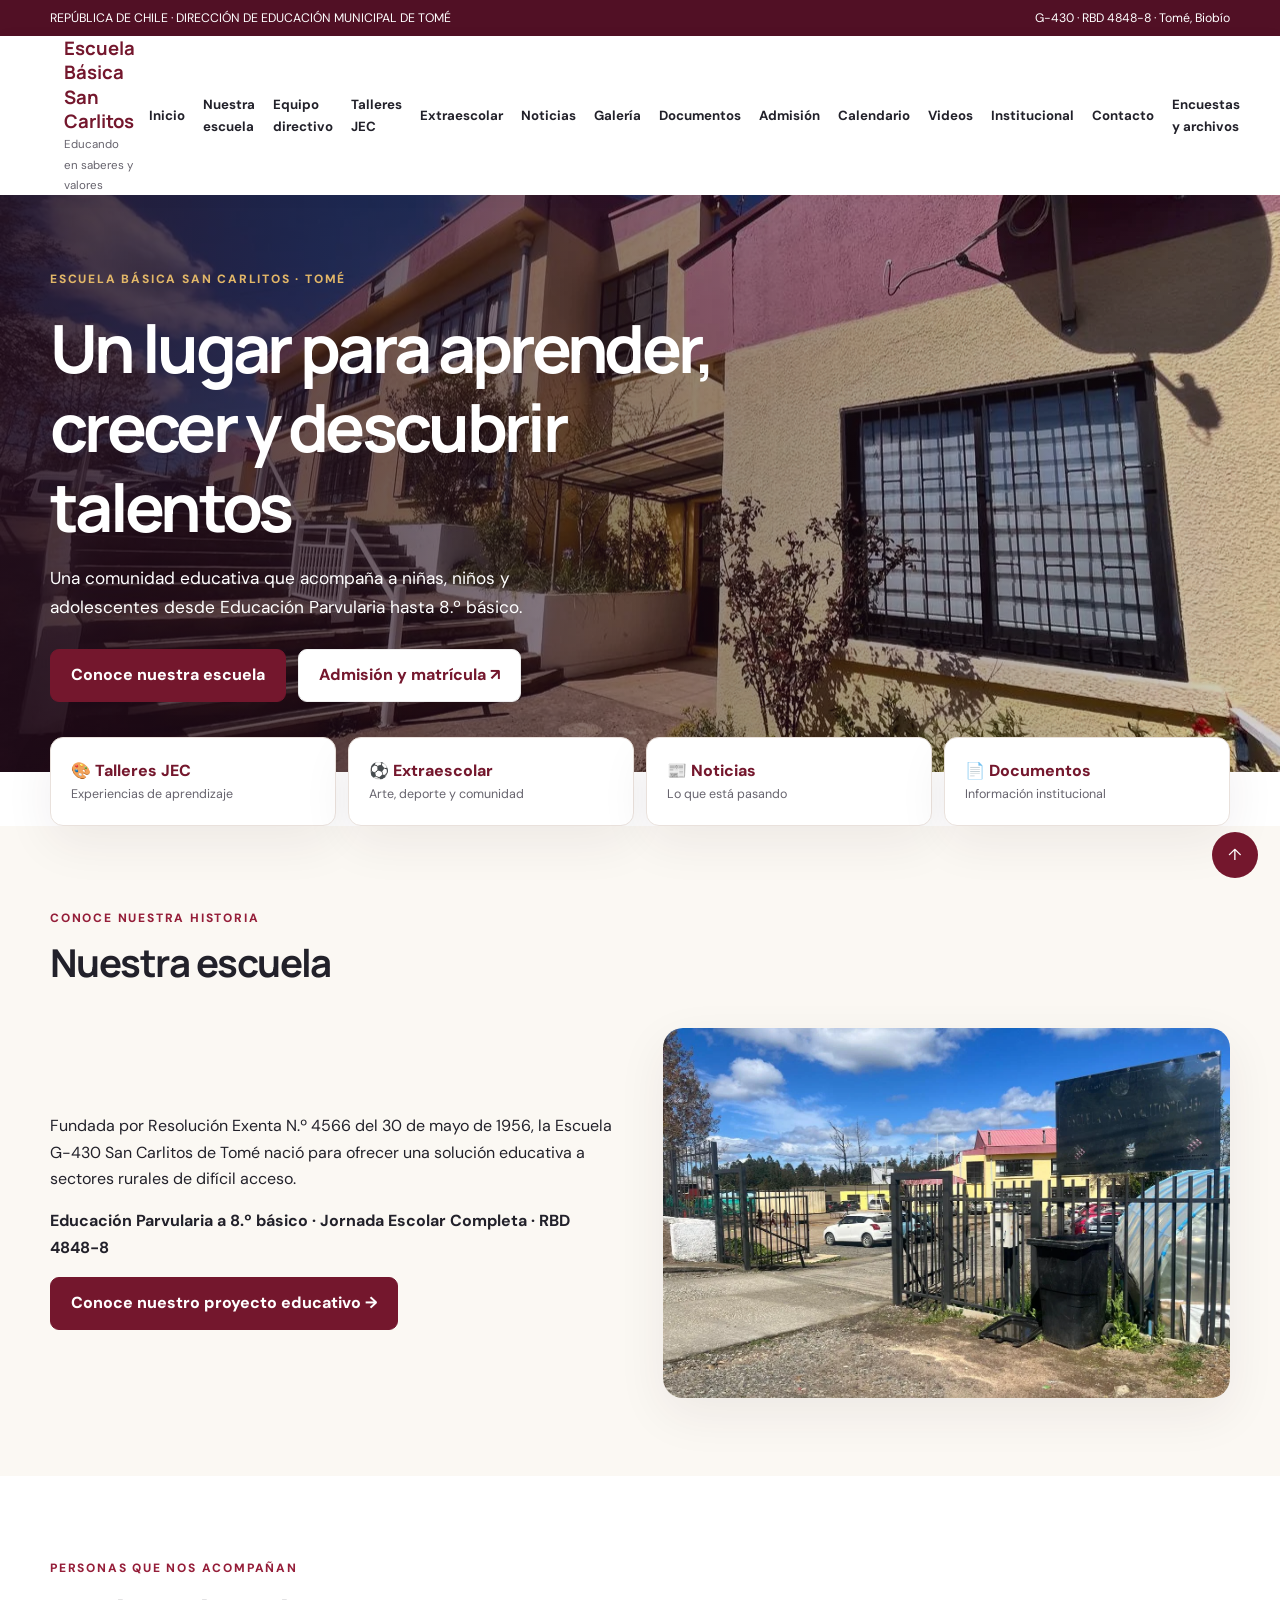
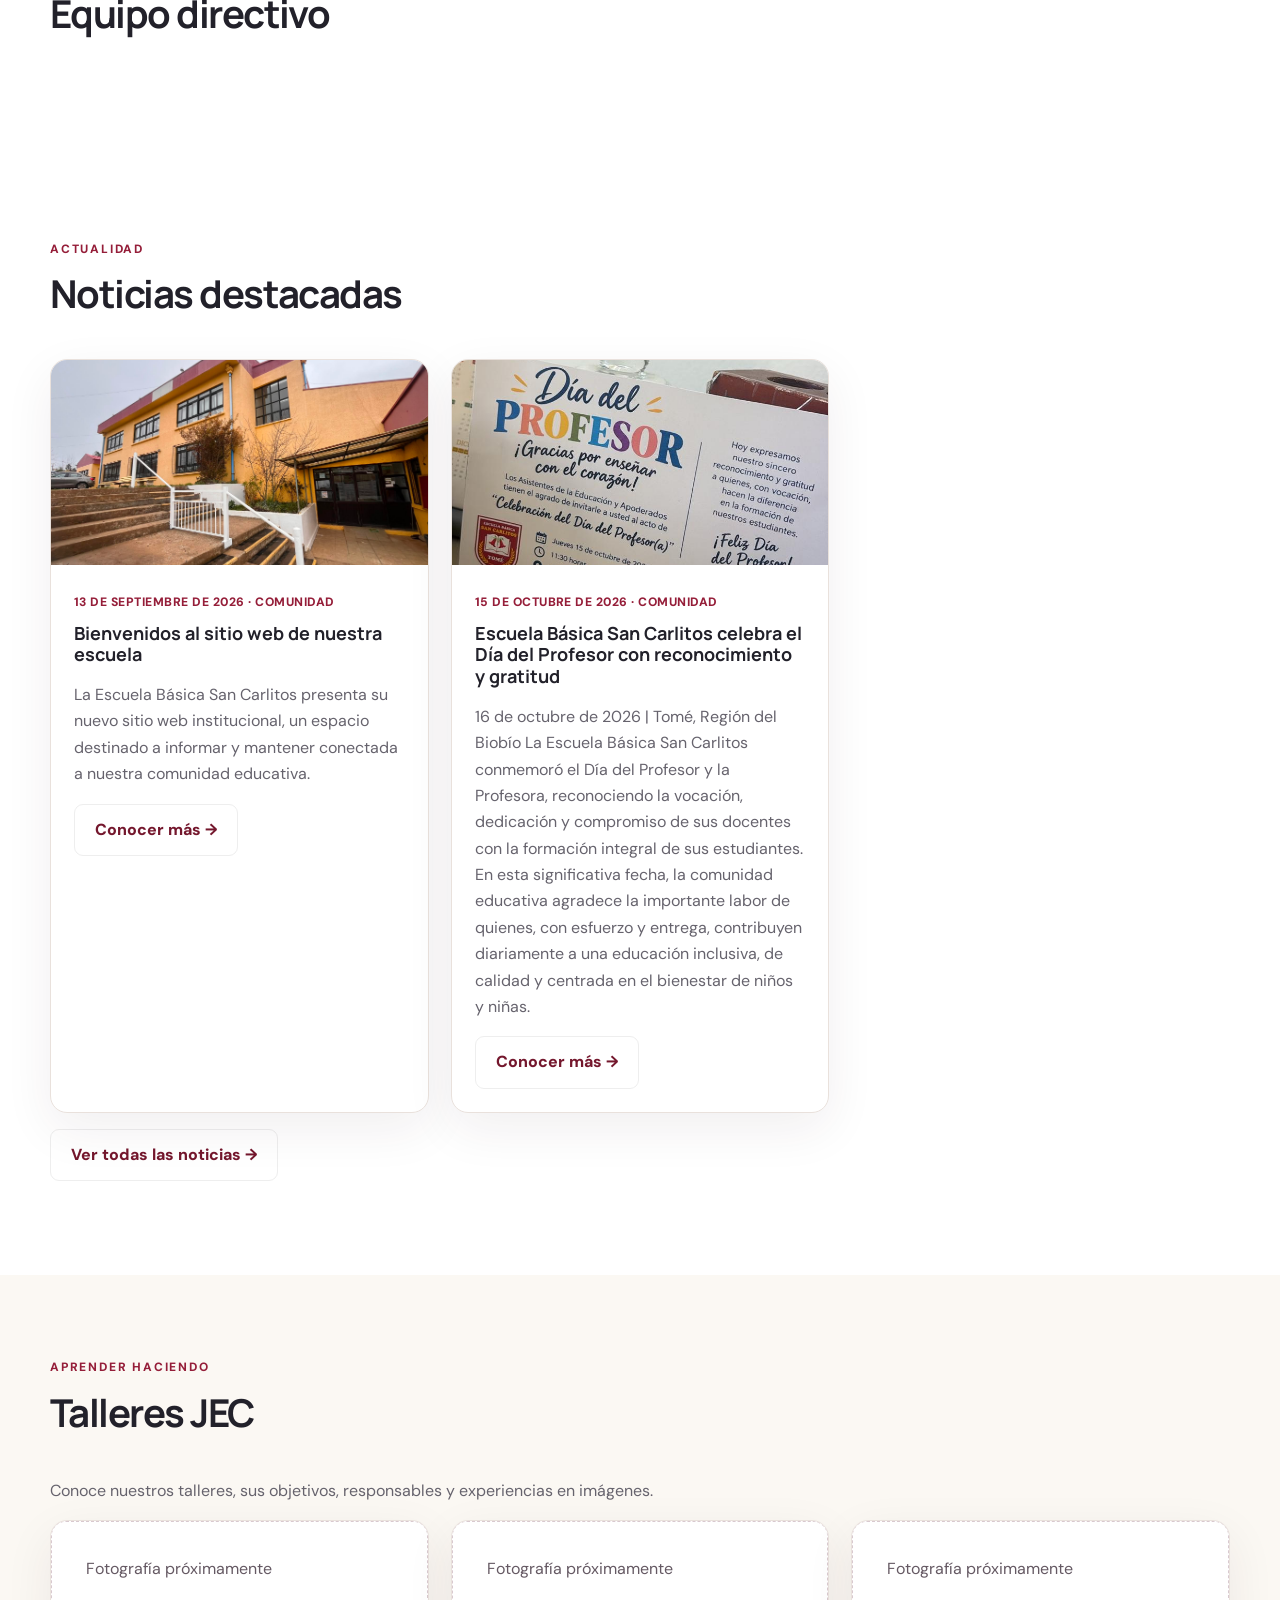
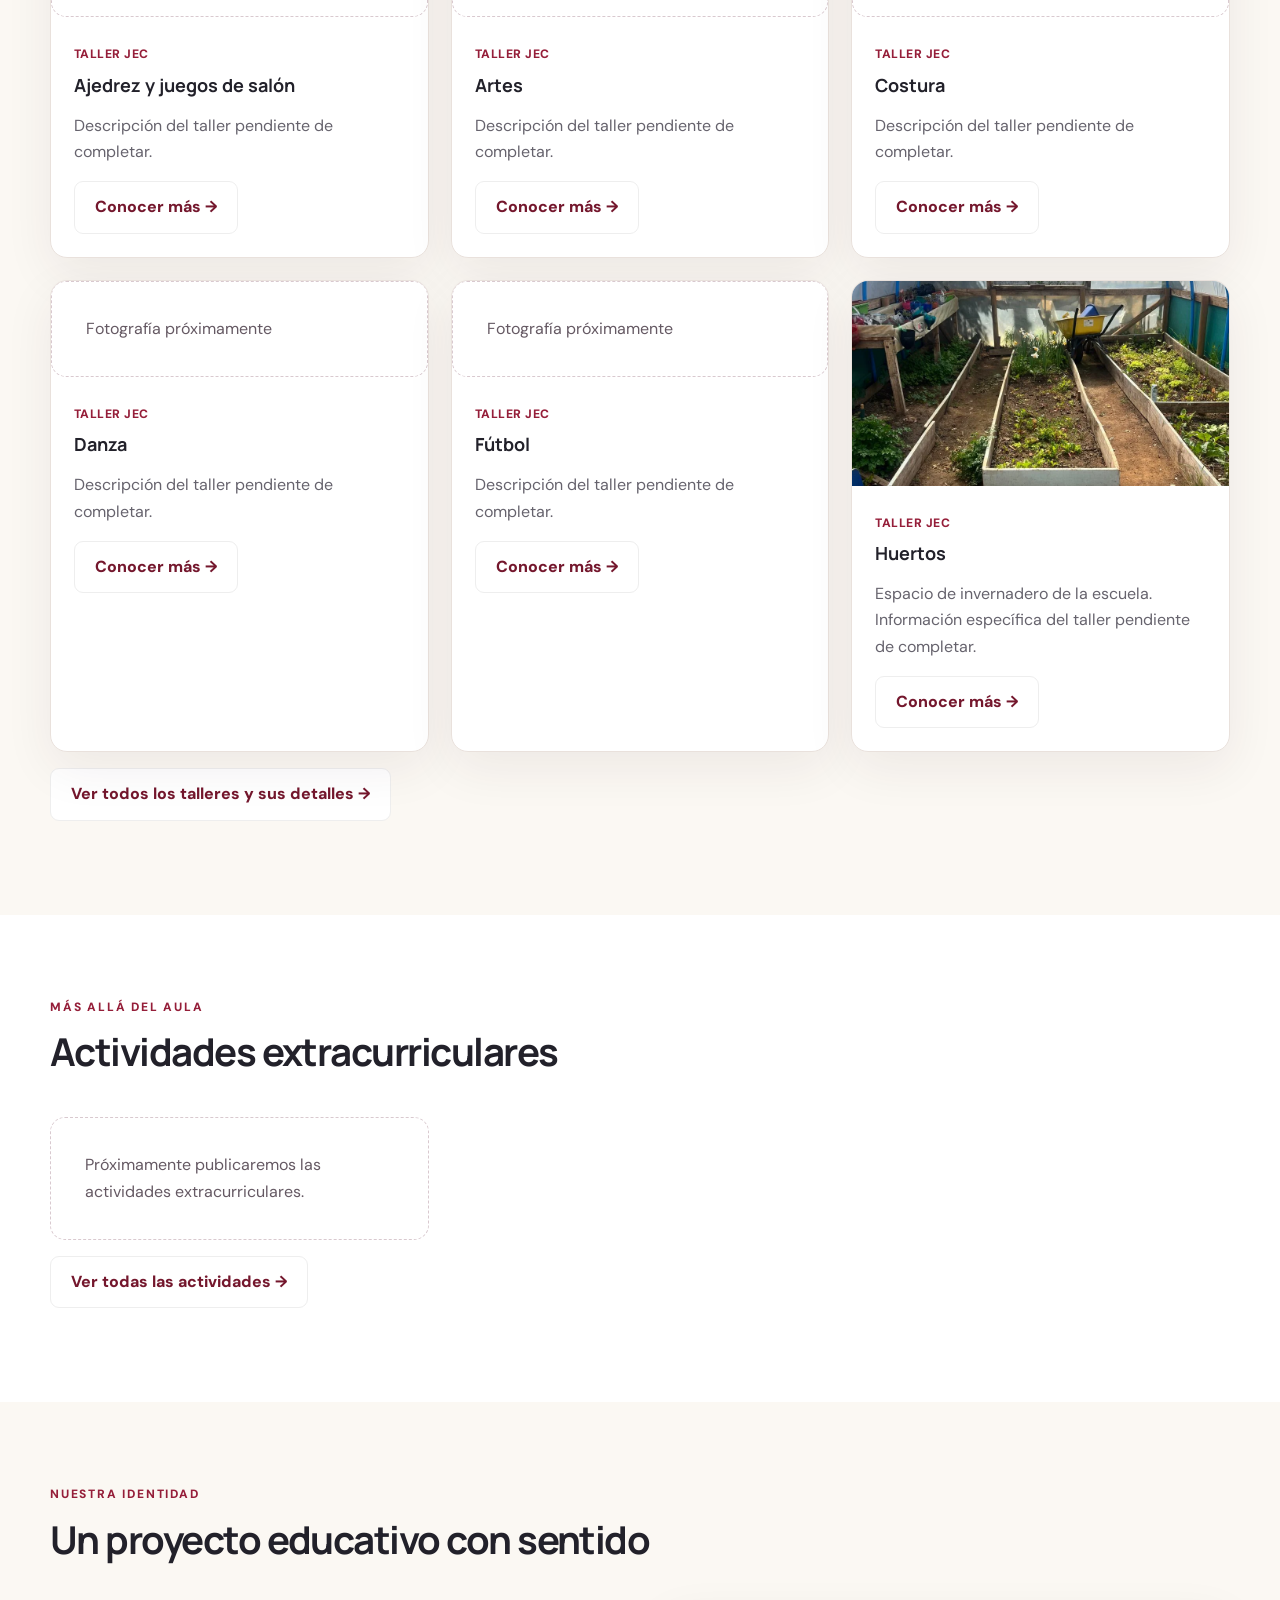
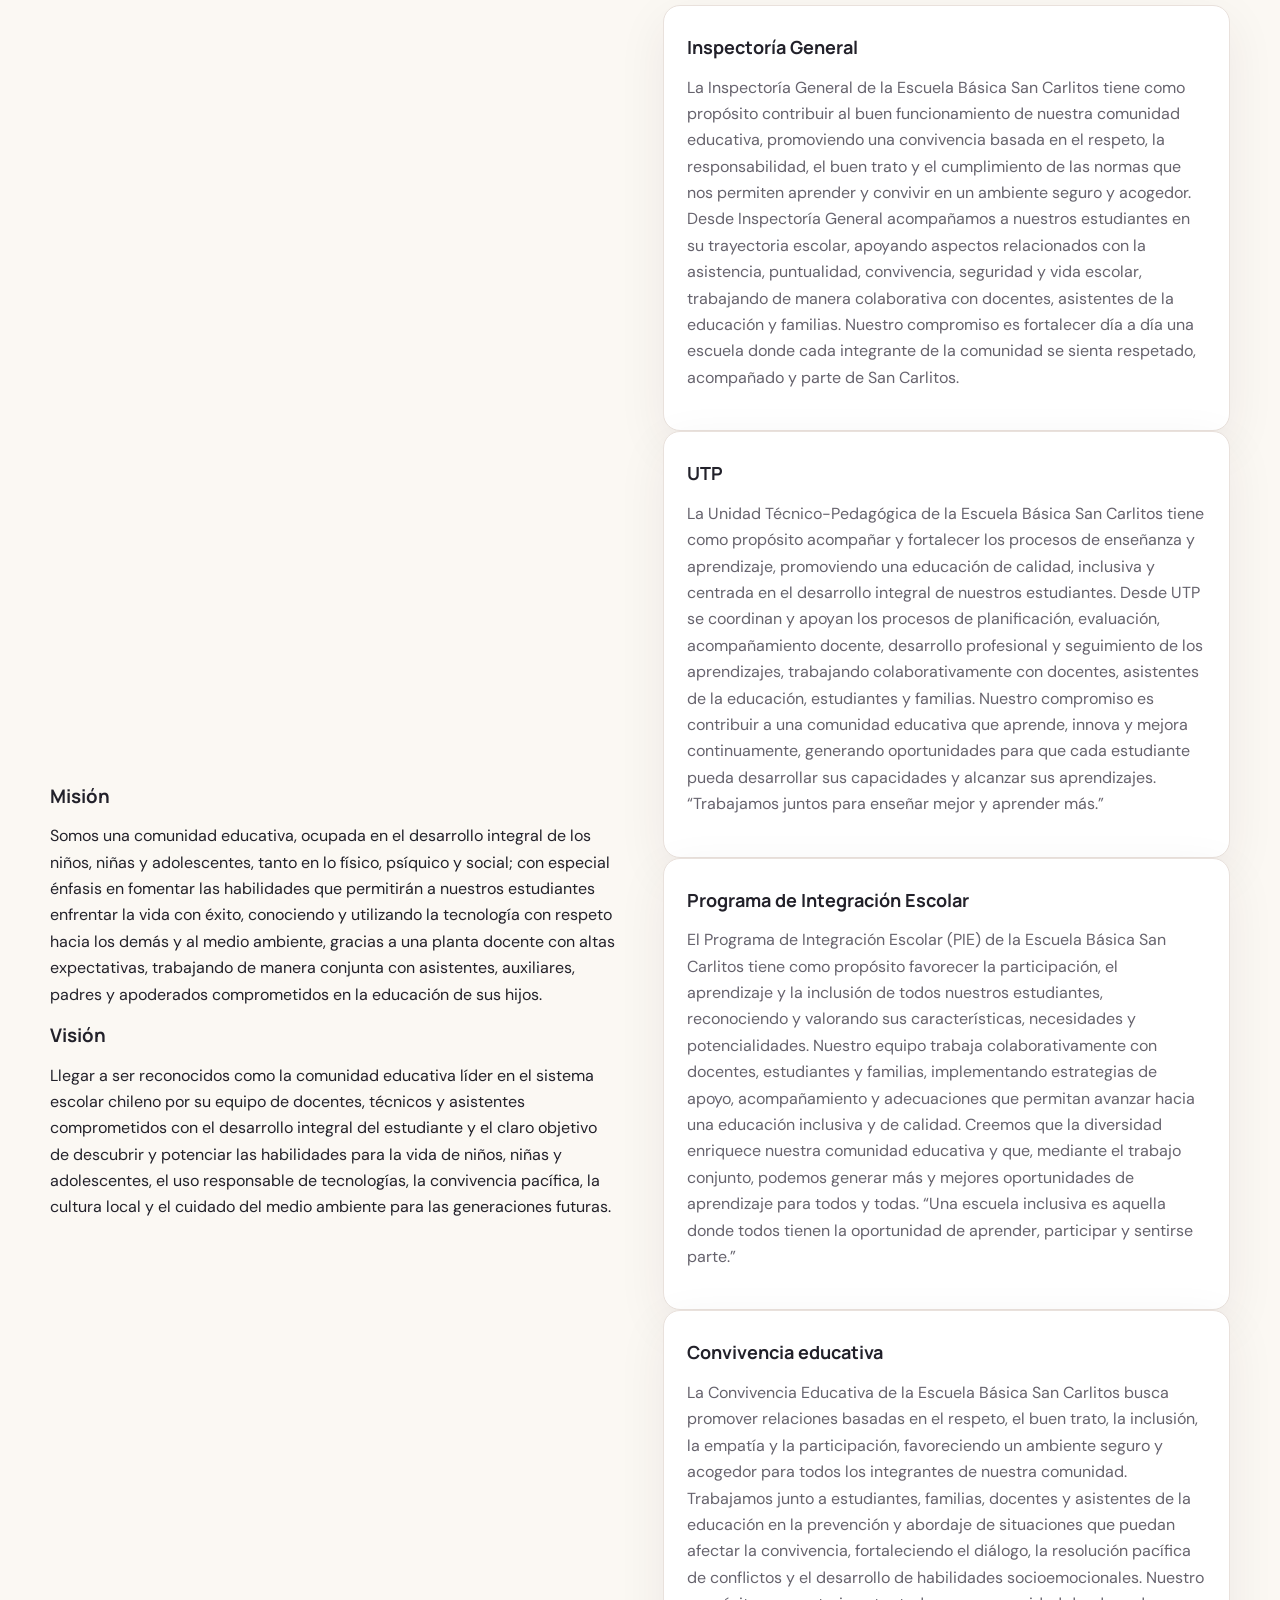
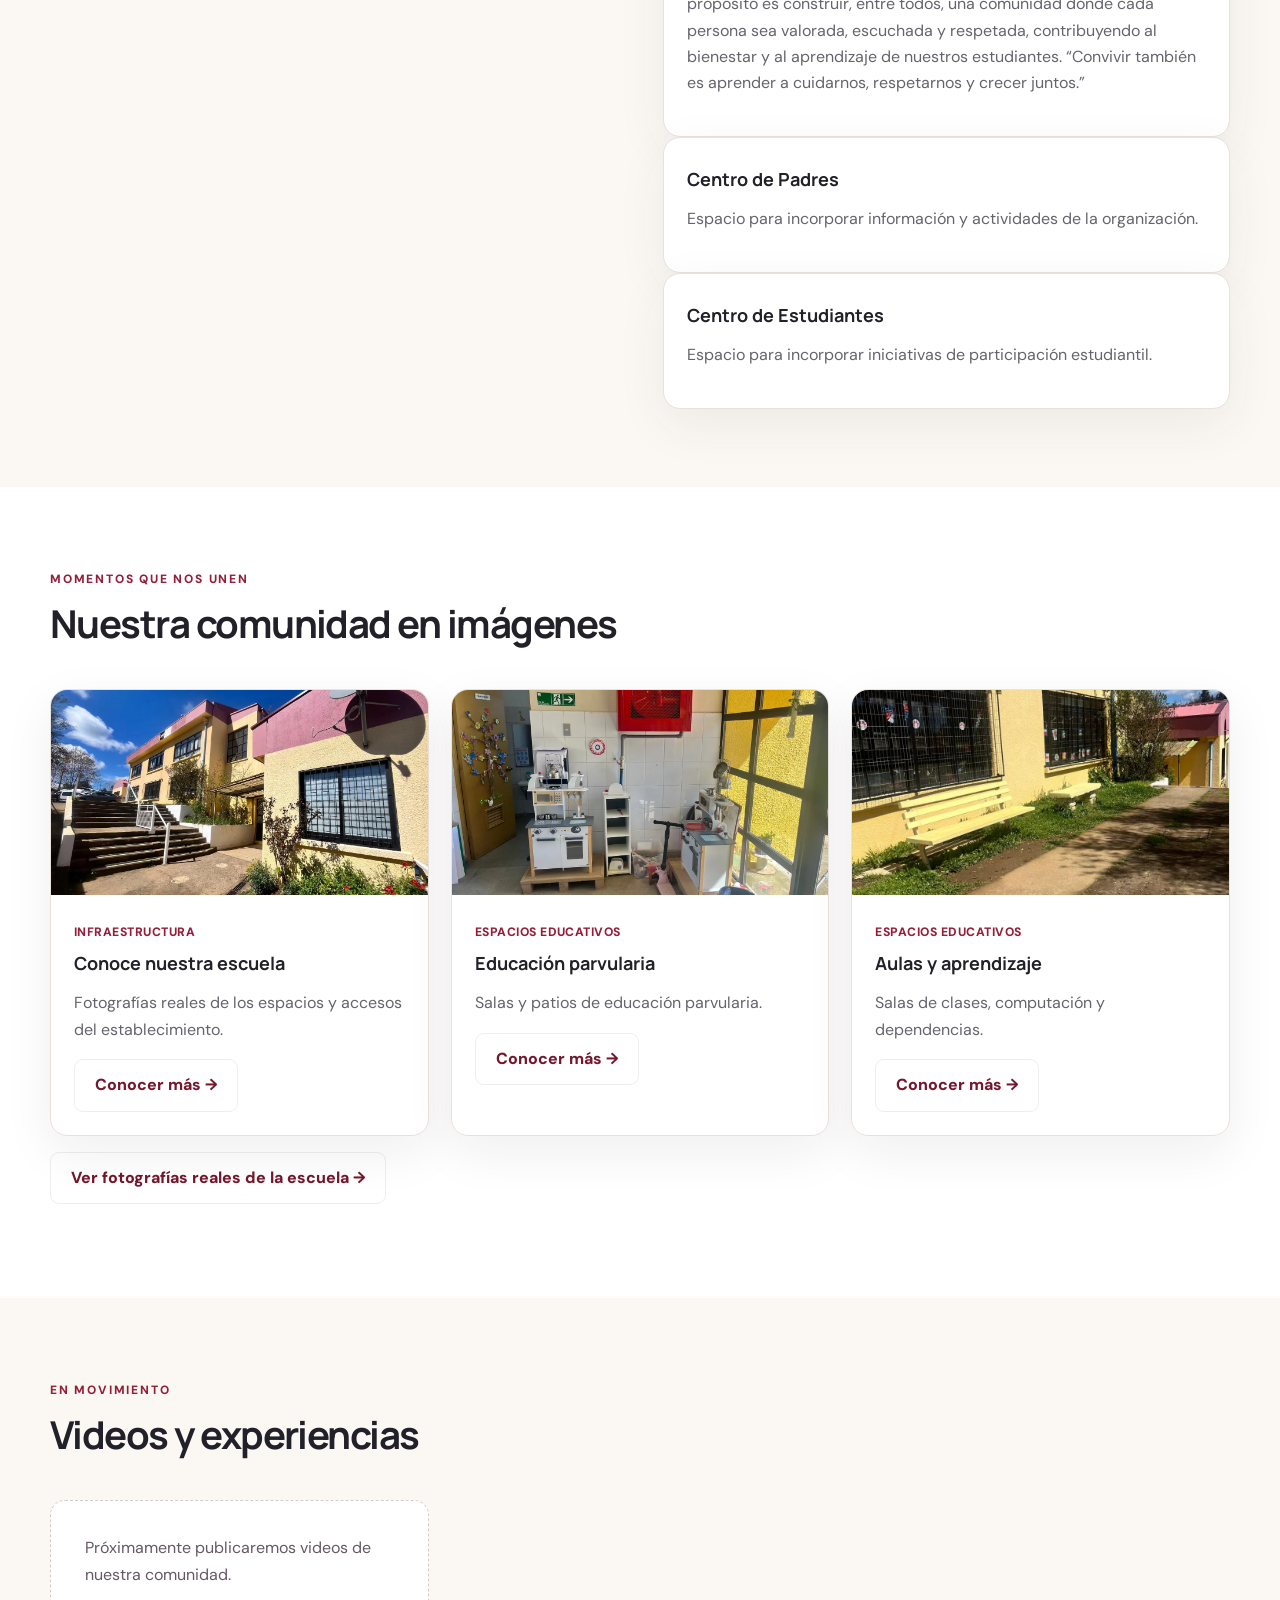
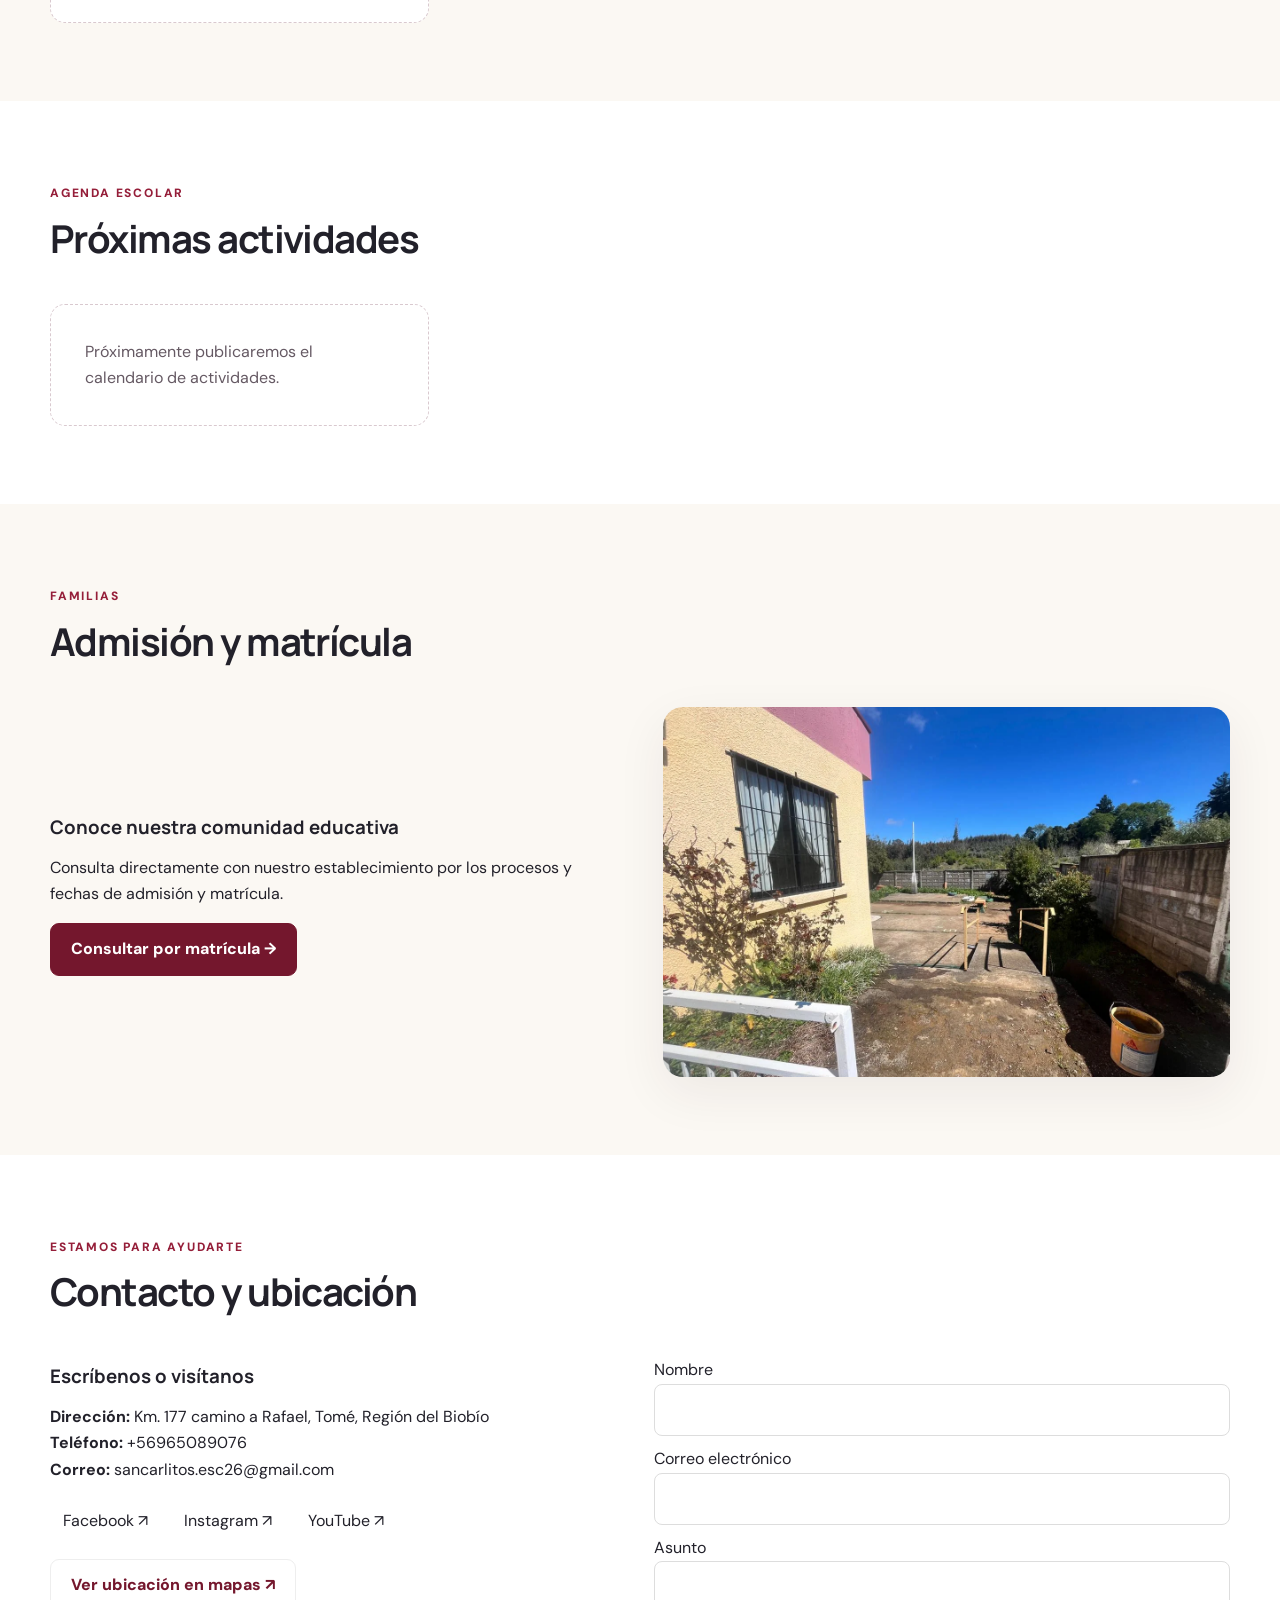
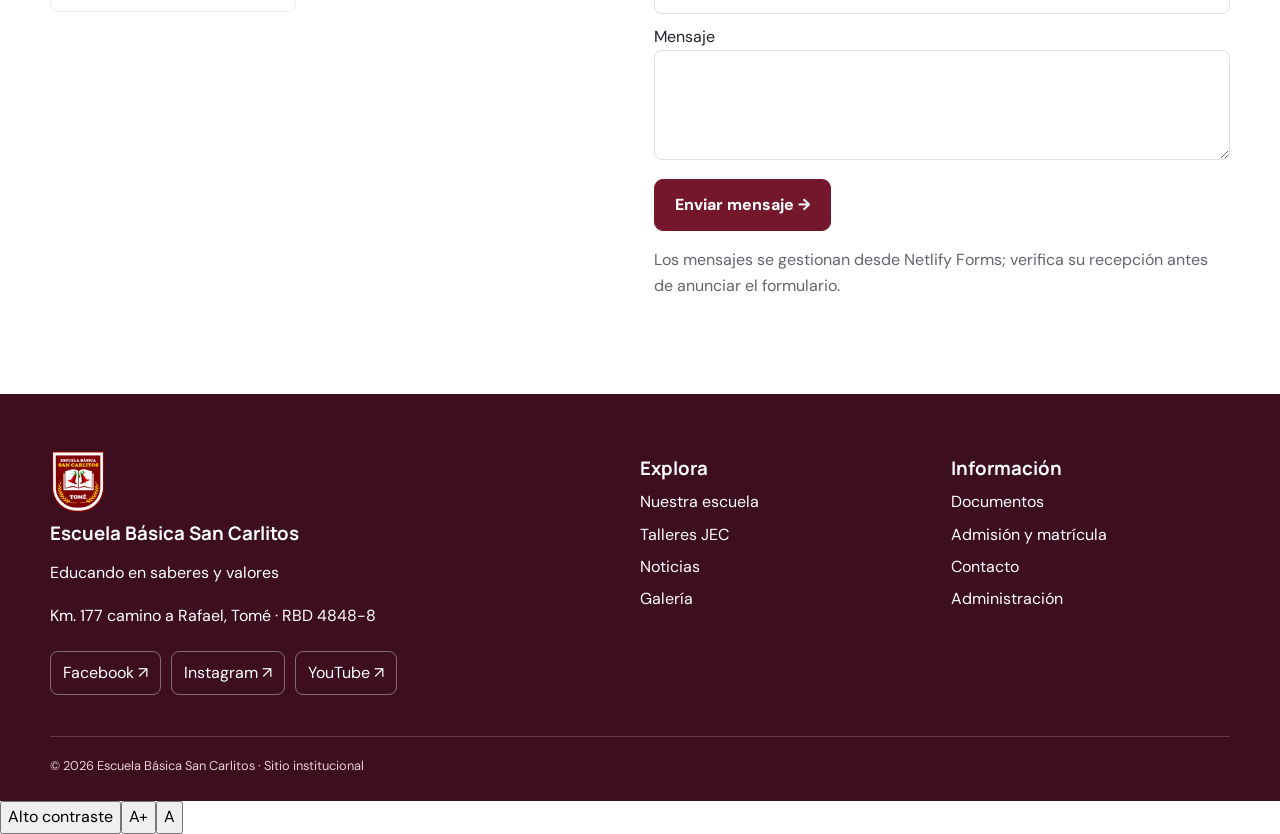
<file: index.html>
<!DOCTYPE html>
<html lang="es"><head><meta charset="utf-8"/><meta content="width=device-width,initial-scale=1" name="viewport"/><meta content="Escuela Básica San Carlitos de Tomé: proyecto educativo, talleres JEC, noticias, actividades y admisión." name="description"/><meta content="#74172d" name="theme-color"/><title>Escuela Básica San Carlitos | Tomé</title><link href="assets/img/escudo.png" rel="icon"/><link href="assets/css/styles.css" rel="stylesheet"/></head><body><a class="skip" href="#main">Saltar al contenido</a><div class="top"><div class="container">REPÚBLICA DE CHILE · DIRECCIÓN DE EDUCACIÓN MUNICIPAL DE TOMÉ <span>G-430 · RBD 4848-8 · Tomé, Biobío</span></div></div><header class="header"><div class="container head"><a aria-label="Inicio" href="index.html"><img alt="Escudo de la escuela" class="crest" src="assets/img/escudo.png"/></a><a class="brand" href="index.html"><strong data-school="">Escuela Básica San Carlitos</strong><small data-motto="">Educando en saberes y valores</small></a><button aria-controls="nav" aria-expanded="false" class="menu" id="menu">☰ Menú</button><nav aria-label="Menú principal" class="nav" id="nav"><a href="index.html">Inicio</a><a href="index.html#escuela">Nuestra escuela</a><a href="index.html#equipo">Equipo directivo</a><a href="talleres.html">Talleres JEC</a><a href="actividades.html">Extraescolar</a><a href="noticias.html">Noticias</a><a href="galeria.html">Galería</a><a href="documentos.html">Documentos</a><a href="index.html#admision">Admisión</a><a href="index.html#calendario">Calendario</a><a href="index.html#seccion-videos">Videos</a><a href="index.html#identidad">Institucional</a><a href="index.html#contacto">Contacto</a><a href="participacion.html">Encuestas y archivos</a></nav></div></header><div class="notice hide" id="notice"><div class="container"><strong id="notice-title"></strong> <span id="notice-text"></span> <a class="hide" href="#" id="notice-link">Más información →</a></div></div><main id="main"><section class="hero" id="inicio"><div class="container"><div class="hero-content"><span class="eyebrow">Escuela Básica San Carlitos · Tomé</span><h1 id="hero-title">Un lugar para aprender, crecer y descubrir talentos</h1><p id="hero-text">Educación integral y oportunidades para crecer.</p><div class="actions"><a class="btn" href="#escuela" id="hero-button">Conoce nuestra escuela →</a><a class="btn light" href="#admision">Admisión y matrícula ↗</a></div></div></div></section><div class="container quick"><a href="#talleres">🎨 Talleres JEC<span>Experiencias de aprendizaje</span></a><a href="#actividades">⚽ Extraescolar<span>Arte, deporte y comunidad</span></a><a href="noticias.html">📰 Noticias<span>Lo que está pasando</span></a><a href="documentos.html">📄 Documentos<span>Información institucional</span></a></div><section class="section alt" id="escuela"><div class="container"><div class="section-head"><div><span class="eyebrow">CONOCE NUESTRA HISTORIA</span><h2>Nuestra escuela</h2></div></div><div class="feature"><div><p id="history"></p><p><strong>Educación Parvularia a 8.º básico · Jornada Escolar Completa · RBD 4848-8</strong></p><a class="btn" href="#identidad">Conoce nuestro proyecto educativo →</a></div><img alt="Fachada real de Escuela San Carlitos" loading="lazy" src="assets/img/instalaciones/frontis-acceso.webp"/></div></div></section><section class="section" id="equipo"><div class="container"><div class="section-head"><div><span class="eyebrow">PERSONAS QUE NOS ACOMPAÑAN</span><h2>Equipo directivo</h2></div></div><div class="cards" id="team"></div></div></section><section class="section" id="noticias"><div class="container"><div class="section-head"><div><span class="eyebrow">ACTUALIDAD</span><h2>Noticias destacadas</h2></div></div><div class="cards" id="news"></div><p><a class="btn light" href="noticias.html">Ver todas las noticias →</a></p></div></section><section class="section alt" id="talleres"><div class="container"><div class="section-head"><div><span class="eyebrow">APRENDER HACIENDO</span><h2>Talleres JEC</h2></div></div><p class="muted">Conoce nuestros talleres, sus objetivos, responsables y experiencias en imágenes.</p><div class="cards" id="workshops"></div><p><a class="btn light" href="talleres.html">Ver todos los talleres y sus detalles →</a></p></div></section><section class="section" id="actividades"><div class="container"><div class="section-head"><div><span class="eyebrow">MÁS ALLÁ DEL AULA</span><h2>Actividades extracurriculares</h2></div></div><div class="cards" id="activities"></div><p><a class="btn light" href="actividades.html">Ver todas las actividades →</a></p></div></section><section class="section alt" id="identidad"><div class="container"><div class="section-head"><div><span class="eyebrow">NUESTRA IDENTIDAD</span><h2>Un proyecto educativo con sentido</h2></div></div><div class="feature"><div><h3>Misión</h3><p id="mission"></p><h3>Visión</h3><p id="vision"></p></div><div class="institutional-links" id="pages"></div></div></div></section><section class="section" id="galeria"><div class="container"><div class="section-head"><div><span class="eyebrow">MOMENTOS QUE NOS UNEN</span><h2>Nuestra comunidad en imágenes</h2></div></div><div class="cards" id="albums"></div><p><a class="btn light" href="galeria.html">Ver fotografías reales de la escuela →</a></p></div></section><section class="section alt" id="seccion-videos"><div class="container"><div class="section-head"><div><span class="eyebrow">EN MOVIMIENTO</span><h2>Videos y experiencias</h2></div></div><div class="cards" id="videos"></div></div></section><section class="section" id="calendario"><div class="container"><div class="section-head"><div><span class="eyebrow">AGENDA ESCOLAR</span><h2>Próximas actividades</h2></div></div><div class="cards" id="events"></div><div class="cal" id="calendar"></div></div></section><section class="section alt" id="admision"><div class="container"><div class="section-head"><div><span class="eyebrow">FAMILIAS</span><h2>Admisión y matrícula</h2></div></div><div class="feature"><div><h3>Conoce nuestra comunidad educativa</h3><p id="admissions"></p><a class="btn" href="mailto:sancarlitos.esc26@gmail.com?subject=Consulta%20admisi%C3%B3n">Consultar por matrícula →</a></div><img alt="Escuela Básica San Carlitos" loading="lazy" src="assets/img/instalaciones/patio-kinder.webp"/></div></div></section><section class="section" id="contacto"><div class="container"><div class="section-head"><div><span class="eyebrow">ESTAMOS PARA AYUDARTE</span><h2>Contacto y ubicación</h2></div></div><div class="contact"><div><h3>Escríbenos o visítanos</h3><p id="contact-info"></p><div class="social" id="contact-social"></div><p><a class="btn light" href="https://www.google.com/maps/search/?api=1&amp;query=Escuela+Basica+San+Carlitos+Tome" rel="noopener" target="_blank">Ver ubicación en mapas ↗</a></p></div><form accept-charset="UTF-8" action="/gracias.html" data-netlify="true" method="POST" name="contacto" netlify-honeypot="bot-field"><input name="form-name" type="hidden" value="contacto"/><p class="hide"><label>No completar: <input name="bot-field"/></label></p><label>Nombre<input autocomplete="name" name="nombre" required=""/></label><label>Correo electrónico<input autocomplete="email" name="email" required="" type="email"/></label><label>Asunto<input name="asunto" required=""/></label><label>Mensaje<textarea name="mensaje" required=""></textarea></label><button class="btn" type="submit">Enviar mensaje →</button><p class="muted">Los mensajes se gestionan desde Netlify Forms; verifica su recepción antes de anunciar el formulario.</p></form></div></div></section></main><footer class="footer"><div class="container"><div class="footer-grid"><div><img alt="" src="assets/img/escudo.png"/><h3 data-school="">Escuela Básica San Carlitos</h3><p data-motto="">Educando en saberes y valores</p><p>Km. 177 camino a Rafael, Tomé · RBD 4848-8</p><div class="social" id="social"></div></div><div><h3>Explora</h3><a href="index.html#escuela">Nuestra escuela</a><a href="index.html#talleres">Talleres JEC</a><a href="noticias.html">Noticias</a><a href="galeria.html">Galería</a></div><div><h3>Información</h3><a href="documentos.html">Documentos</a><a href="index.html#admision">Admisión y matrícula</a><a href="index.html#contacto">Contacto</a><a href="admin/">Administración</a></div></div><div class="copyright">© <span id="year"></span> Escuela Básica San Carlitos · Sitio institucional</div></div></footer><div aria-label="Opciones de accesibilidad" class="accessibility"><button aria-pressed="false" id="contrast" type="button">Alto contraste</button><button aria-label="Aumentar letra" id="font-plus" type="button">A+</button><button aria-label="Restablecer tamaño de letra" id="font-reset" type="button">A</button></div><button aria-label="Volver arriba" class="float-top" id="top">↑</button><script defer="" src="assets/js/app.js"></script></body></html>
</file>
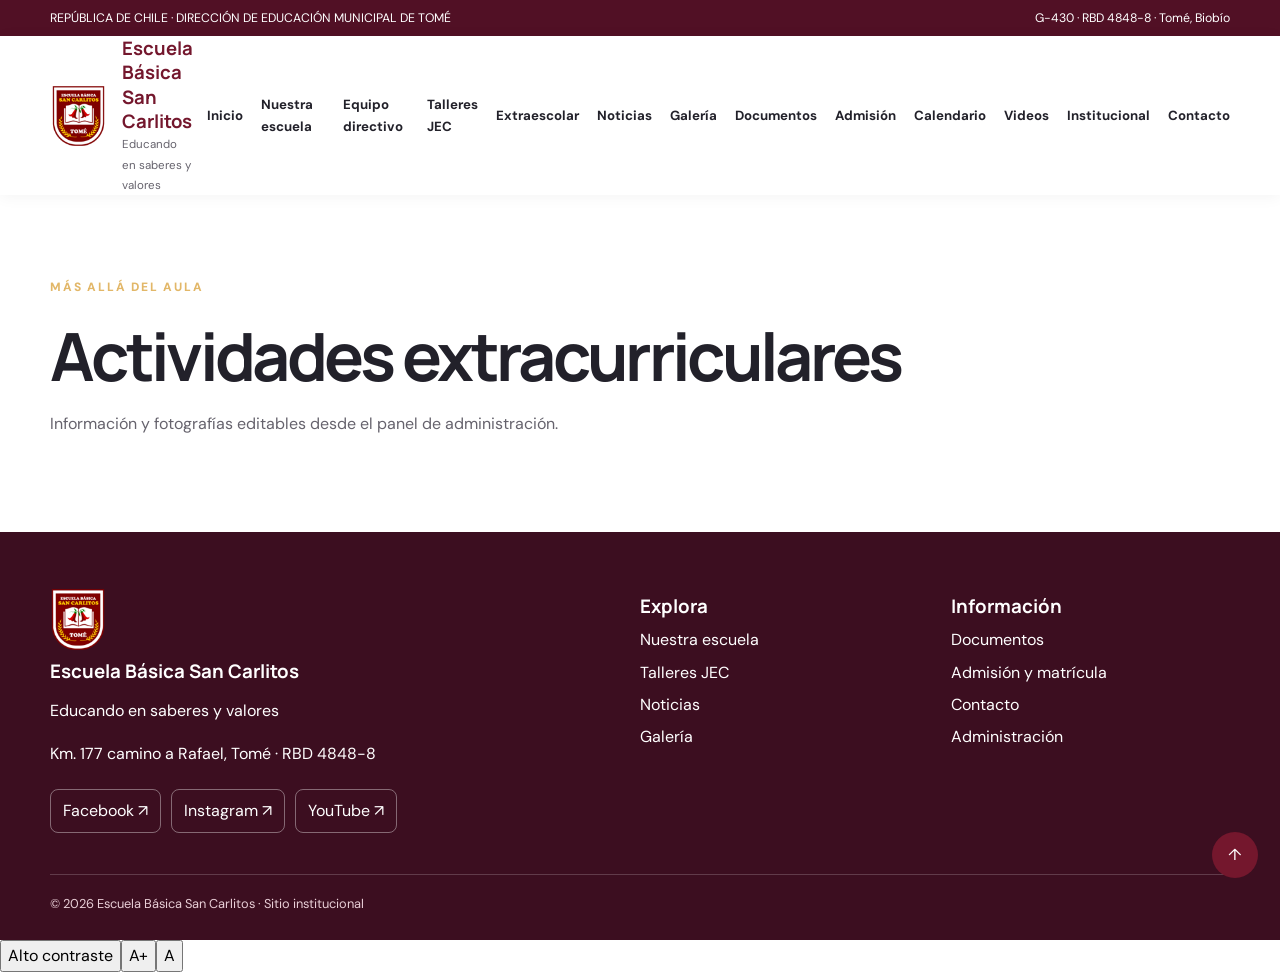
<file: actividades.html>
<!doctype html><html lang="es"><head><meta charset="utf-8"><meta name="viewport" content="width=device-width,initial-scale=1"><meta name="description" content="Escuela Básica San Carlitos de Tomé: proyecto educativo, talleres JEC, noticias, actividades y admisión."><meta name="theme-color" content="#74172d"><title>Escuela Básica San Carlitos | Tomé</title><link rel="icon" href="assets/img/escudo.png"><link rel="stylesheet" href="assets/css/styles.css"></head><body><a class="skip" href="#main">Saltar al contenido</a><div class="top"><div class="container">REPÚBLICA DE CHILE · DIRECCIÓN DE EDUCACIÓN MUNICIPAL DE TOMÉ <span>G-430 · RBD 4848-8 · Tomé, Biobío</span></div></div><header class="header"><div class="container head"><a href="index.html" aria-label="Inicio"><img class="crest" src="assets/img/escudo.png" alt="Escudo de la escuela"></a><a class="brand" href="index.html"><strong data-school>Escuela Básica San Carlitos</strong><small data-motto>Educando en saberes y valores</small></a><button class="menu" id="menu" aria-expanded="false" aria-controls="nav">☰ Menú</button><nav id="nav" class="nav" aria-label="Menú principal"><a href="index.html">Inicio</a><a href="index.html#escuela">Nuestra escuela</a><a href="index.html#equipo">Equipo directivo</a><a href="talleres.html">Talleres JEC</a><a href="actividades.html">Extraescolar</a><a href="noticias.html">Noticias</a><a href="galeria.html">Galería</a><a href="documentos.html">Documentos</a><a href="index.html#admision">Admisión</a><a href="index.html#calendario">Calendario</a><a href="index.html#seccion-videos">Videos</a><a href="index.html#identidad">Institucional</a><a href="index.html#contacto">Contacto</a></nav></div></header><div id="notice" class="notice hide"><div class="container"><strong id="notice-title"></strong> <span id="notice-text"></span> <a id="notice-link" class="hide" href="#">Más información →</a></div></div><main id="main"><section class="section"><div class="container"><span class="eyebrow">MÁS ALLÁ DEL AULA</span><h1 class="listing-title">Actividades extracurriculares</h1><p class="muted">Información y fotografías editables desde el panel de administración.</p><div id="activities-all" class="cards"></div><div id="detail" class="detail-panel hide"></div></div></section></main><footer class="footer"><div class="container"><div class="footer-grid"><div><img src="assets/img/escudo.png" alt=""><h3 data-school>Escuela Básica San Carlitos</h3><p data-motto>Educando en saberes y valores</p><p>Km. 177 camino a Rafael, Tomé · RBD 4848-8</p><div class="social" id="social"></div></div><div><h3>Explora</h3><a href="index.html#escuela">Nuestra escuela</a><a href="index.html#talleres">Talleres JEC</a><a href="noticias.html">Noticias</a><a href="galeria.html">Galería</a></div><div><h3>Información</h3><a href="documentos.html">Documentos</a><a href="index.html#admision">Admisión y matrícula</a><a href="index.html#contacto">Contacto</a><a href="admin/">Administración</a></div></div><div class="copyright">© <span id="year"></span> Escuela Básica San Carlitos · Sitio institucional</div></div></footer><div class="accessibility" aria-label="Opciones de accesibilidad"><button id="contrast" type="button" aria-pressed="false">Alto contraste</button><button id="font-plus" type="button" aria-label="Aumentar letra">A+</button><button id="font-reset" type="button" aria-label="Restablecer tamaño de letra">A</button></div><button id="top" class="float-top" aria-label="Volver arriba">↑</button><script src="assets/js/app.js" defer></script></body></html>
</file>
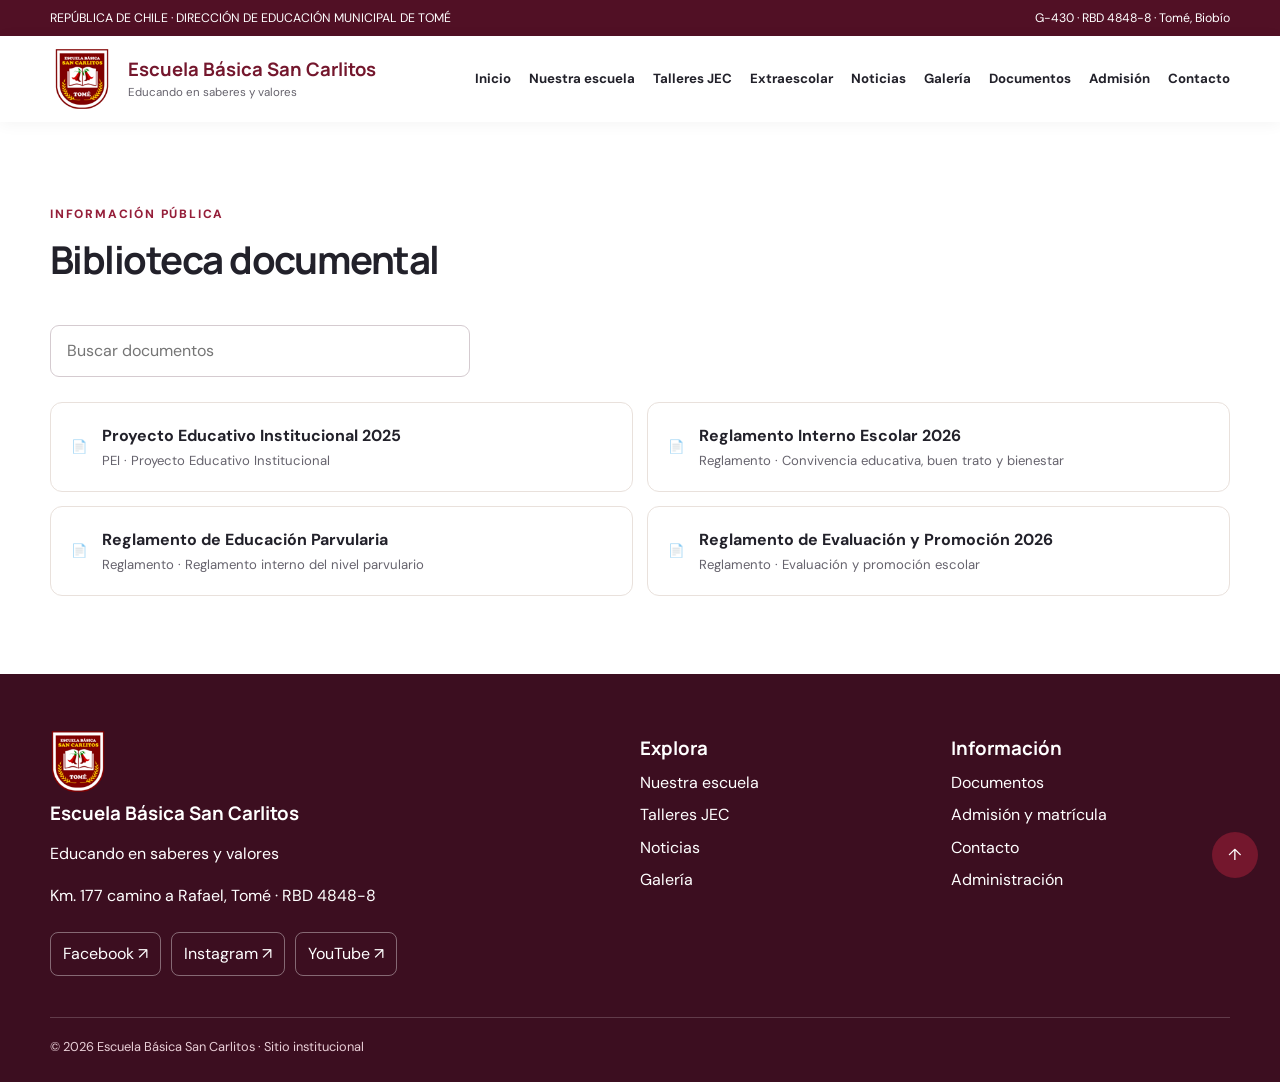
<file: documentos.html>
<!doctype html><html lang="es"><head><meta charset="utf-8"><meta name="viewport" content="width=device-width,initial-scale=1"><meta name="description" content="Escuela Básica San Carlitos de Tomé: proyecto educativo, talleres JEC, noticias, actividades y admisión."><meta name="theme-color" content="#74172d"><title>Escuela Básica San Carlitos | Tomé</title><link rel="icon" href="assets/img/escudo.png"><link rel="stylesheet" href="assets/css/styles.css"></head><body><a class="skip" href="#main">Saltar al contenido</a><div class="top"><div class="container">REPÚBLICA DE CHILE · DIRECCIÓN DE EDUCACIÓN MUNICIPAL DE TOMÉ <span>G-430 · RBD 4848-8 · Tomé, Biobío</span></div></div><header class="header"><div class="container head"><a href="index.html" aria-label="Inicio"><img class="crest" src="assets/img/escudo.png" alt="Escudo de la escuela"></a><a class="brand" href="index.html"><strong data-school>Escuela Básica San Carlitos</strong><small data-motto>Educando en saberes y valores</small></a><button class="menu" id="menu" aria-expanded="false" aria-controls="nav">☰ Menú</button><nav id="nav" class="nav" aria-label="Menú principal"><a href="index.html">Inicio</a><a href="index.html#escuela">Nuestra escuela</a><a href="index.html#talleres">Talleres JEC</a><a href="index.html#actividades">Extraescolar</a><a href="noticias.html">Noticias</a><a href="galeria.html">Galería</a><a href="documentos.html">Documentos</a><a href="index.html#admision">Admisión</a><a href="index.html#contacto">Contacto</a></nav></div></header><div id="notice" class="notice hide"><div class="container"><strong id="notice-title"></strong> <span id="notice-text"></span> <a id="notice-link" class="hide" href="#">Más información →</a></div></div><main id="main"><section id="list-docs" class="section "><div class="container"><div class="section-head"><div><span class="eyebrow">INFORMACIÓN PÚBLICA</span><h2>Biblioteca documental</h2></div></div><input id="search" class="search" type="search" placeholder="Buscar documentos" aria-label="Buscar documentos"><div id="docs" class="docs" style="margin-top:25px"></div></div></section></main><footer class="footer"><div class="container"><div class="footer-grid"><div><img src="assets/img/escudo.png" alt=""><h3 data-school>Escuela Básica San Carlitos</h3><p data-motto>Educando en saberes y valores</p><p>Km. 177 camino a Rafael, Tomé · RBD 4848-8</p><div class="social" id="social"></div></div><div><h3>Explora</h3><a href="index.html#escuela">Nuestra escuela</a><a href="index.html#talleres">Talleres JEC</a><a href="noticias.html">Noticias</a><a href="galeria.html">Galería</a></div><div><h3>Información</h3><a href="documentos.html">Documentos</a><a href="index.html#admision">Admisión y matrícula</a><a href="index.html#contacto">Contacto</a><a href="admin/">Administración</a></div></div><div class="copyright">© <span id="year"></span> Escuela Básica San Carlitos · Sitio institucional</div></div></footer><button id="top" class="float-top" aria-label="Volver arriba">↑</button><script src="assets/js/app.js" defer></script></body></html>
</file>
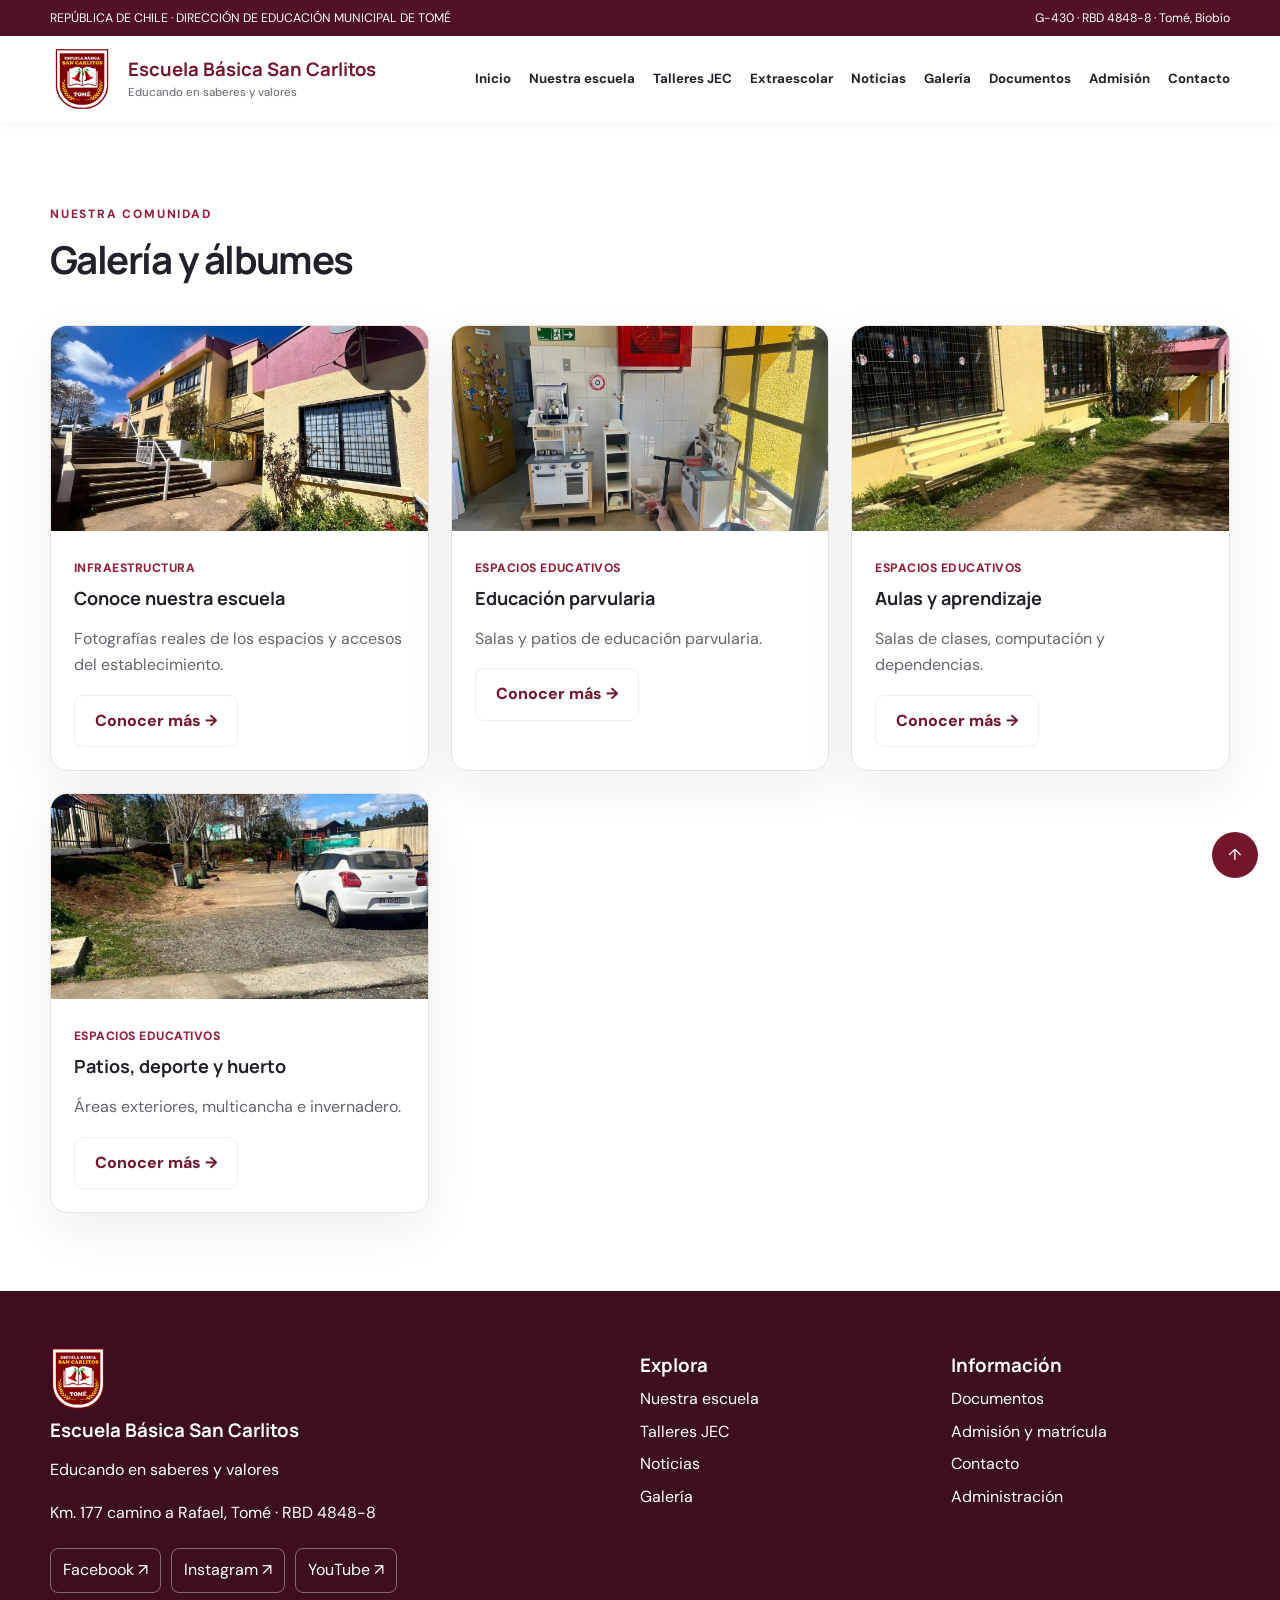
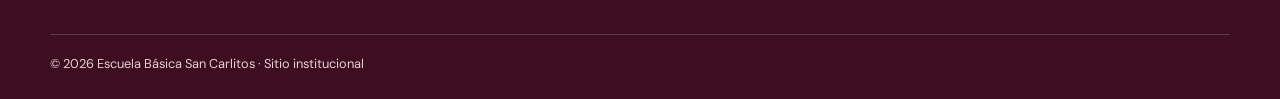
<file: galeria.html>
<!doctype html><html lang="es"><head><meta charset="utf-8"><meta name="viewport" content="width=device-width,initial-scale=1"><meta name="description" content="Escuela Básica San Carlitos de Tomé: proyecto educativo, talleres JEC, noticias, actividades y admisión."><meta name="theme-color" content="#74172d"><title>Escuela Básica San Carlitos | Tomé</title><link rel="icon" href="assets/img/escudo.png"><link rel="stylesheet" href="assets/css/styles.css"></head><body><a class="skip" href="#main">Saltar al contenido</a><div class="top"><div class="container">REPÚBLICA DE CHILE · DIRECCIÓN DE EDUCACIÓN MUNICIPAL DE TOMÉ <span>G-430 · RBD 4848-8 · Tomé, Biobío</span></div></div><header class="header"><div class="container head"><a href="index.html" aria-label="Inicio"><img class="crest" src="assets/img/escudo.png" alt="Escudo de la escuela"></a><a class="brand" href="index.html"><strong data-school>Escuela Básica San Carlitos</strong><small data-motto>Educando en saberes y valores</small></a><button class="menu" id="menu" aria-expanded="false" aria-controls="nav">☰ Menú</button><nav id="nav" class="nav" aria-label="Menú principal"><a href="index.html">Inicio</a><a href="index.html#escuela">Nuestra escuela</a><a href="index.html#talleres">Talleres JEC</a><a href="index.html#actividades">Extraescolar</a><a href="noticias.html">Noticias</a><a href="galeria.html">Galería</a><a href="documentos.html">Documentos</a><a href="index.html#admision">Admisión</a><a href="index.html#contacto">Contacto</a></nav></div></header><div id="notice" class="notice hide"><div class="container"><strong id="notice-title"></strong> <span id="notice-text"></span> <a id="notice-link" class="hide" href="#">Más información →</a></div></div><main id="main"><section id="list-gallery" class="section "><div class="container"><div class="section-head"><div><span class="eyebrow">NUESTRA COMUNIDAD</span><h2>Galería y álbumes</h2></div></div><div id="albums-all" class="cards"></div><div id="detail" class="detail-panel hide"></div></div></section></main><footer class="footer"><div class="container"><div class="footer-grid"><div><img src="assets/img/escudo.png" alt=""><h3 data-school>Escuela Básica San Carlitos</h3><p data-motto>Educando en saberes y valores</p><p>Km. 177 camino a Rafael, Tomé · RBD 4848-8</p><div class="social" id="social"></div></div><div><h3>Explora</h3><a href="index.html#escuela">Nuestra escuela</a><a href="index.html#talleres">Talleres JEC</a><a href="noticias.html">Noticias</a><a href="galeria.html">Galería</a></div><div><h3>Información</h3><a href="documentos.html">Documentos</a><a href="index.html#admision">Admisión y matrícula</a><a href="index.html#contacto">Contacto</a><a href="admin/">Administración</a></div></div><div class="copyright">© <span id="year"></span> Escuela Básica San Carlitos · Sitio institucional</div></div></footer><button id="top" class="float-top" aria-label="Volver arriba">↑</button><script src="assets/js/app.js" defer></script></body></html>
</file>
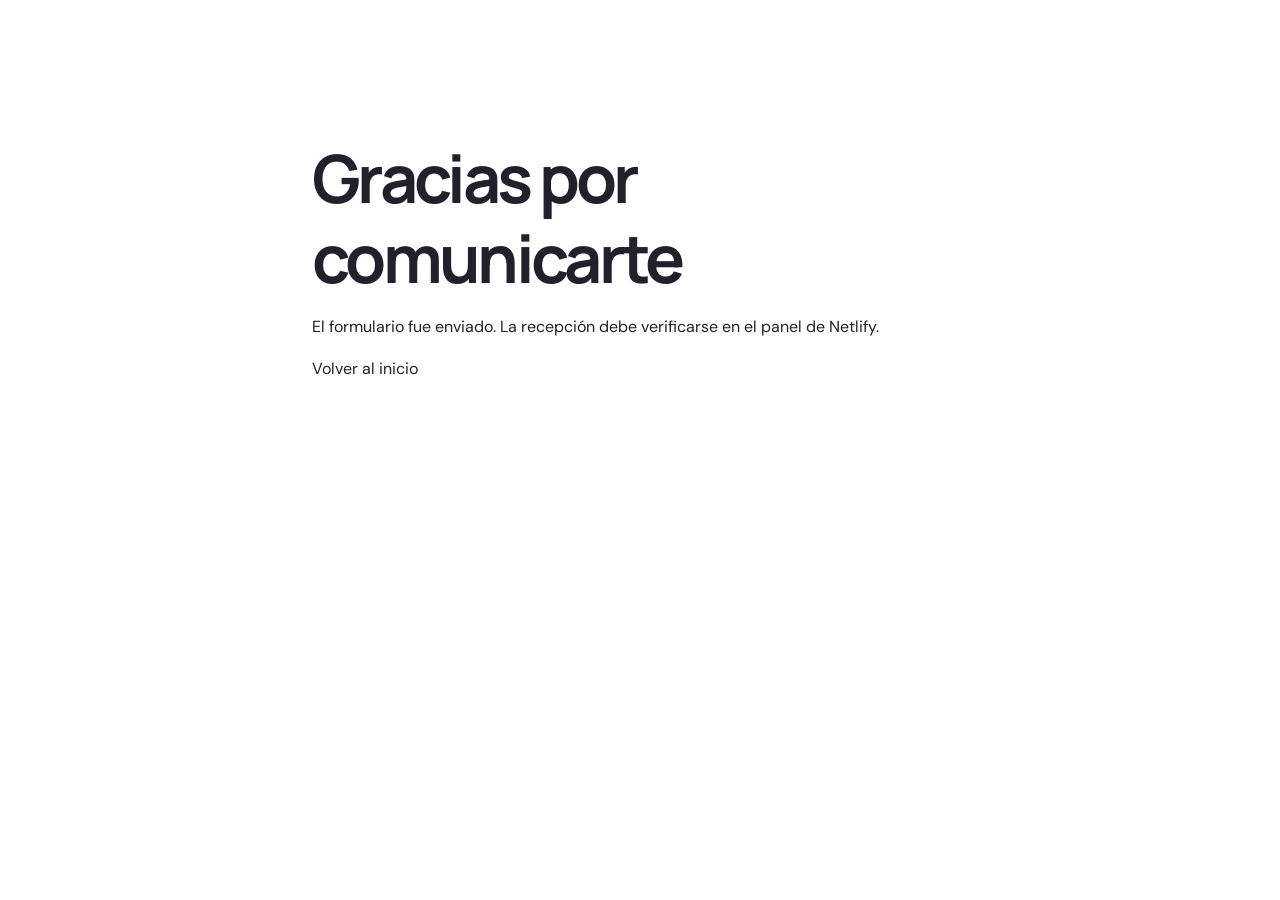
<file: gracias.html>
<!doctype html><html lang="es"><head><meta charset="utf-8"><meta name="viewport" content="width=device-width,initial-scale=1"><title>Envío recibido | Escuela San Carlitos</title><link rel="stylesheet" href="/assets/css/styles.css"></head><body><main style="max-width:720px;margin:10vh auto;padding:2rem"><h1>Gracias por comunicarte</h1><p>El formulario fue enviado. La recepción debe verificarse en el panel de Netlify.</p><a href="/index.html">Volver al inicio</a></main></body></html>
</file>
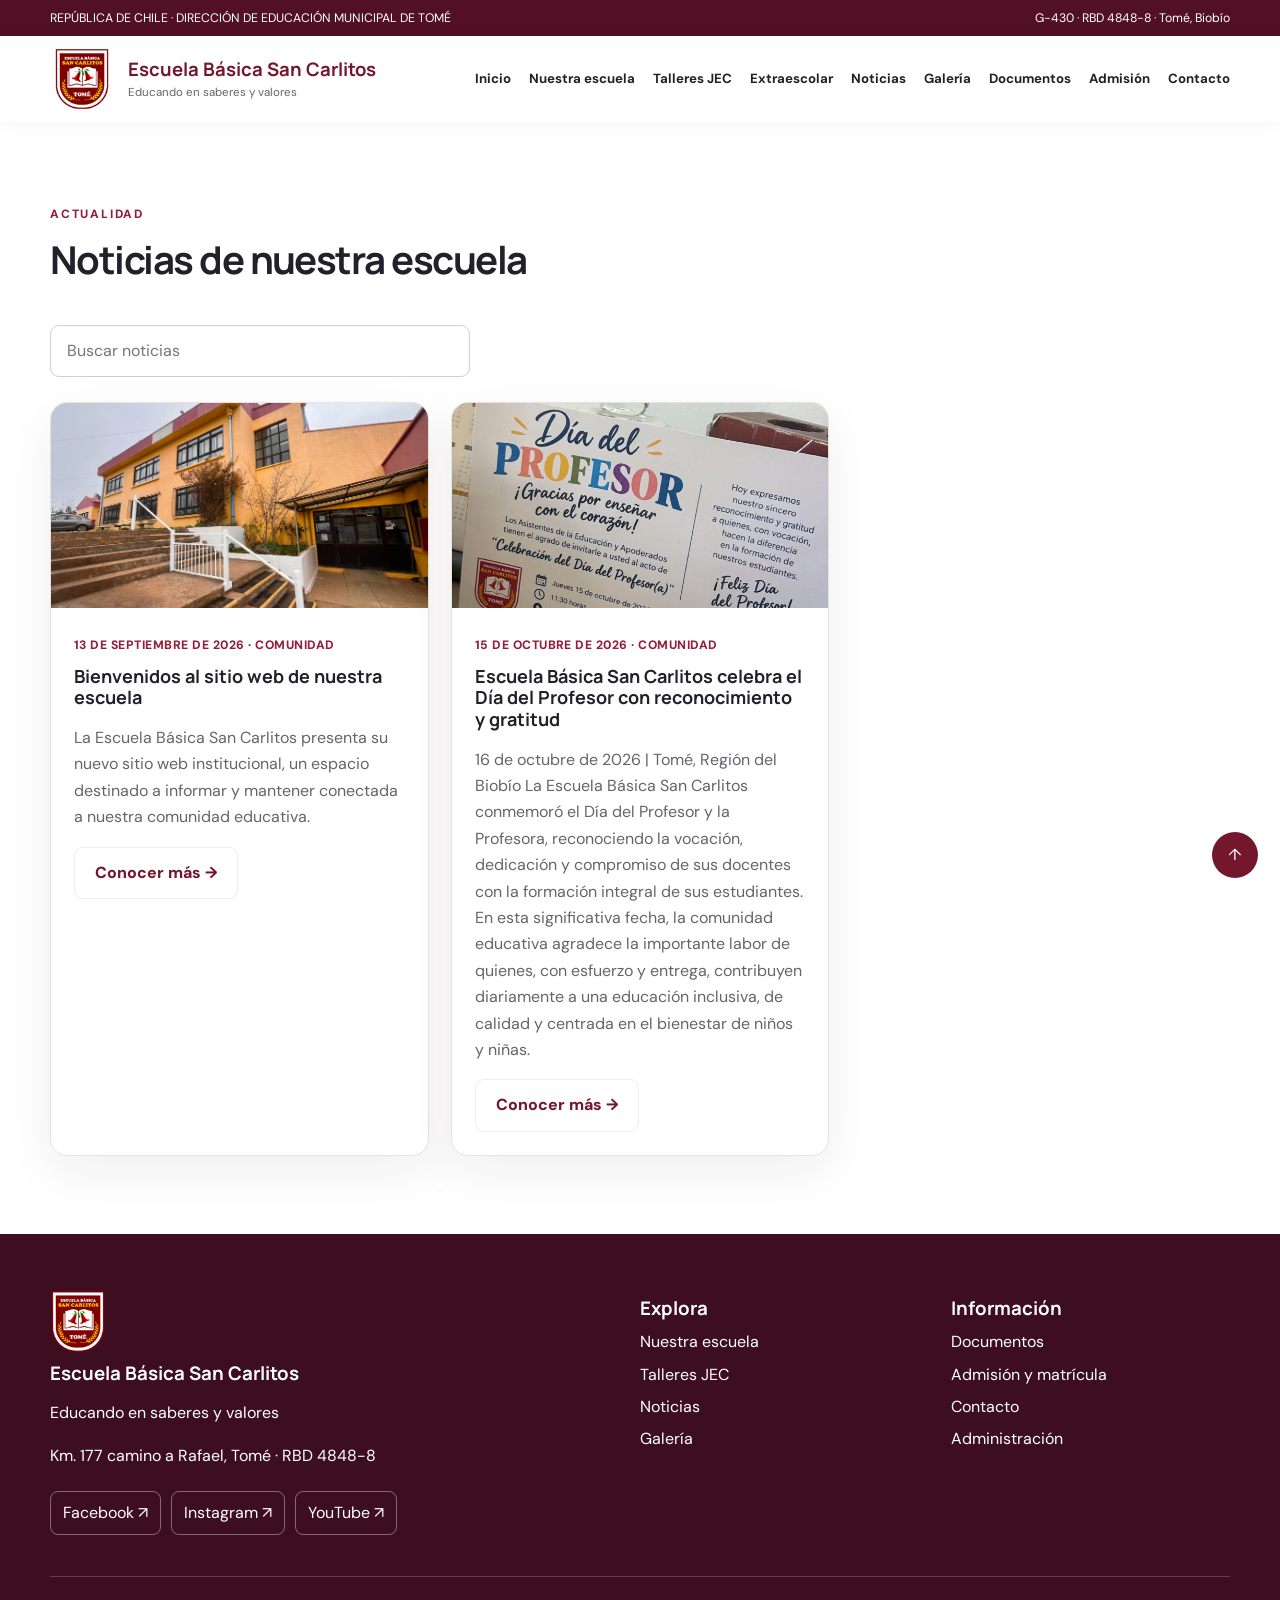
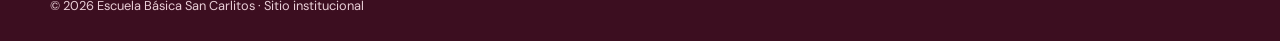
<file: noticias.html>
<!doctype html><html lang="es"><head><meta charset="utf-8"><meta name="viewport" content="width=device-width,initial-scale=1"><meta name="description" content="Escuela Básica San Carlitos de Tomé: proyecto educativo, talleres JEC, noticias, actividades y admisión."><meta name="theme-color" content="#74172d"><title>Escuela Básica San Carlitos | Tomé</title><link rel="icon" href="assets/img/escudo.png"><link rel="stylesheet" href="assets/css/styles.css"></head><body><a class="skip" href="#main">Saltar al contenido</a><div class="top"><div class="container">REPÚBLICA DE CHILE · DIRECCIÓN DE EDUCACIÓN MUNICIPAL DE TOMÉ <span>G-430 · RBD 4848-8 · Tomé, Biobío</span></div></div><header class="header"><div class="container head"><a href="index.html" aria-label="Inicio"><img class="crest" src="assets/img/escudo.png" alt="Escudo de la escuela"></a><a class="brand" href="index.html"><strong data-school>Escuela Básica San Carlitos</strong><small data-motto>Educando en saberes y valores</small></a><button class="menu" id="menu" aria-expanded="false" aria-controls="nav">☰ Menú</button><nav id="nav" class="nav" aria-label="Menú principal"><a href="index.html">Inicio</a><a href="index.html#escuela">Nuestra escuela</a><a href="index.html#talleres">Talleres JEC</a><a href="index.html#actividades">Extraescolar</a><a href="noticias.html">Noticias</a><a href="galeria.html">Galería</a><a href="documentos.html">Documentos</a><a href="index.html#admision">Admisión</a><a href="index.html#contacto">Contacto</a></nav></div></header><div id="notice" class="notice hide"><div class="container"><strong id="notice-title"></strong> <span id="notice-text"></span> <a id="notice-link" class="hide" href="#">Más información →</a></div></div><main id="main"><section id="list-news" class="section "><div class="container"><div class="section-head"><div><span class="eyebrow">ACTUALIDAD</span><h2>Noticias de nuestra escuela</h2></div></div><input id="search" class="search" type="search" placeholder="Buscar noticias" aria-label="Buscar noticias"><div id="news-all" class="cards" style="margin-top:25px"></div><div id="detail" class="detail-panel hide"></div></div></section></main><footer class="footer"><div class="container"><div class="footer-grid"><div><img src="assets/img/escudo.png" alt=""><h3 data-school>Escuela Básica San Carlitos</h3><p data-motto>Educando en saberes y valores</p><p>Km. 177 camino a Rafael, Tomé · RBD 4848-8</p><div class="social" id="social"></div></div><div><h3>Explora</h3><a href="index.html#escuela">Nuestra escuela</a><a href="index.html#talleres">Talleres JEC</a><a href="noticias.html">Noticias</a><a href="galeria.html">Galería</a></div><div><h3>Información</h3><a href="documentos.html">Documentos</a><a href="index.html#admision">Admisión y matrícula</a><a href="index.html#contacto">Contacto</a><a href="admin/">Administración</a></div></div><div class="copyright">© <span id="year"></span> Escuela Básica San Carlitos · Sitio institucional</div></div></footer><button id="top" class="float-top" aria-label="Volver arriba">↑</button><script src="assets/js/app.js" defer></script></body></html>
</file>
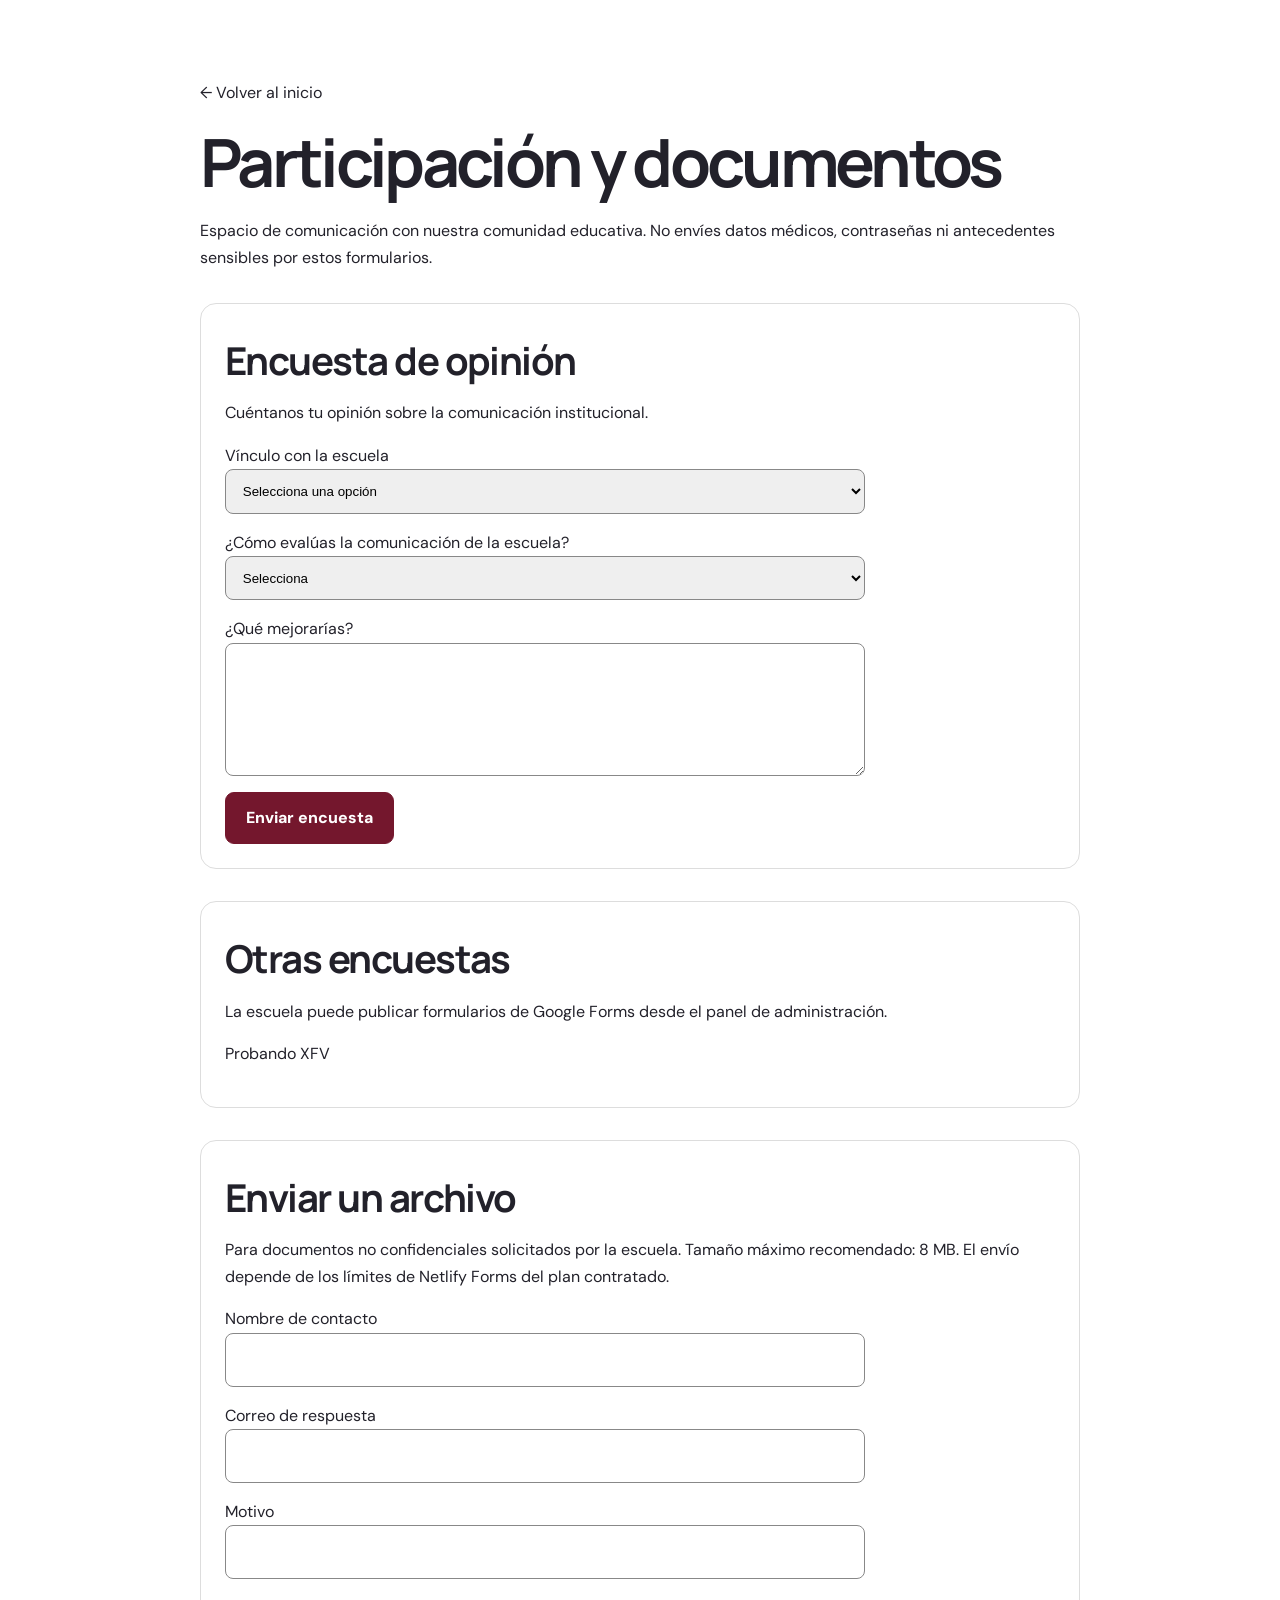
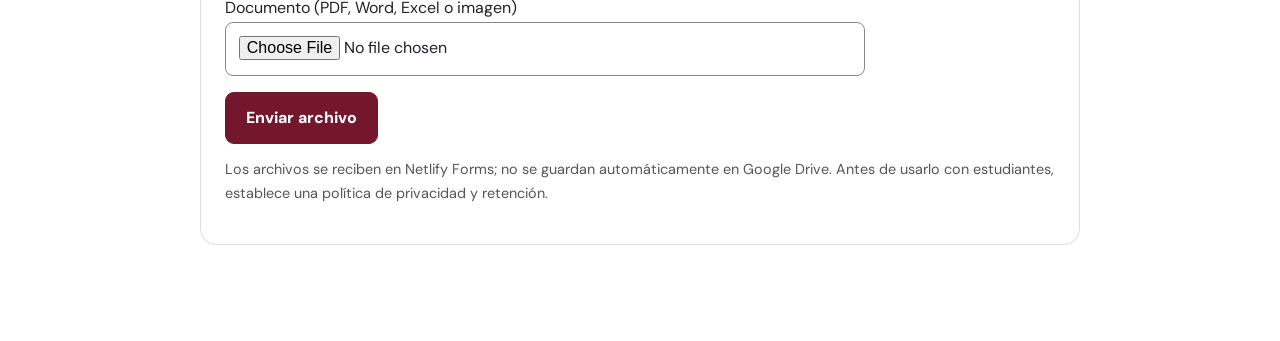
<file: participacion.html>
<!doctype html><html lang="es"><head><meta charset="utf-8"><meta name="viewport" content="width=device-width, initial-scale=1"><title>Participación | Escuela San Carlitos</title><link rel="stylesheet" href="assets/css/styles.css"><style>main{max-width:920px;margin:auto;padding:4rem 1.25rem}section{margin:2rem 0;padding:1.5rem;border:1px solid #ddd;border-radius:16px}label{display:block;margin:1rem 0}input,textarea,select{display:block;width:100%;max-width:640px;padding:.8rem;border:1px solid #888;border-radius:8px}button{padding:.8rem 1.4rem;cursor:pointer}.notice-privacy{font-size:.9rem;color:#555}</style></head><body><main><p><a href="index.html">← Volver al inicio</a></p><h1>Participación y documentos</h1><p>Espacio de comunicación con nuestra comunidad educativa. No envíes datos médicos, contraseñas ni antecedentes sensibles por estos formularios.</p><section><h2>Encuesta de opinión</h2><p>Cuéntanos tu opinión sobre la comunicación institucional.</p><form name="encuesta-comunicacion" method="POST" data-netlify="true" netlify-honeypot="bot-field" action="/gracias.html"><input type="hidden" name="form-name" value="encuesta-comunicacion"><p hidden><label>No completar <input name="bot-field"></label></p><label>Vínculo con la escuela<select name="vinculo" required><option value="">Selecciona una opción</option><option>Apoderado/a</option><option>Estudiante</option><option>Docente o asistente</option><option>Otro</option></select></label><label>¿Cómo evalúas la comunicación de la escuela?<select name="evaluacion" required><option value="">Selecciona</option><option>Muy buena</option><option>Buena</option><option>Regular</option><option>Necesita mejorar</option></select></label><label>¿Qué mejorarías?<textarea name="sugerencias" rows="4" maxlength="2000"></textarea></label><button class="btn" type="submit">Enviar encuesta</button></form></section><section><h2>Otras encuestas</h2><p>La escuela puede publicar formularios de Google Forms desde el panel de administración.</p><div id="external-surveys"></div></section><section><h2>Enviar un archivo</h2><p>Para documentos no confidenciales solicitados por la escuela. Tamaño máximo recomendado: 8 MB. El envío depende de los límites de Netlify Forms del plan contratado.</p><form name="recepcion-archivos" method="POST" data-netlify="true" netlify-honeypot="bot-field" enctype="multipart/form-data" action="/gracias.html"><input type="hidden" name="form-name" value="recepcion-archivos"><p hidden><label>No completar <input name="bot-field"></label></p><label>Nombre de contacto<input name="nombre" required maxlength="120"></label><label>Correo de respuesta<input type="email" name="email" required></label><label>Motivo<input name="motivo" required maxlength="200"></label><label>Documento (PDF, Word, Excel o imagen)<input type="file" name="archivo" accept=".pdf,.doc,.docx,.xls,.xlsx,.jpg,.jpeg,.png" required></label><button class="btn" type="submit">Enviar archivo</button></form><p class="notice-privacy">Los archivos se reciben en Netlify Forms; no se guardan automáticamente en Google Drive. Antes de usarlo con estudiantes, establece una política de privacidad y retención.</p></section></main><script>fetch('/data/participacion.json').then(r=>r.ok?r.json():Promise.reject()).then(d=>{const c=document.getElementById('external-surveys');(d.encuestas||[]).filter(x=>x.publicada&&/^https:\/\/(docs\.google\.com\/forms\/|forms\.gle\/)/.test(x.url||'')).forEach(x=>{const p=document.createElement('p'),a=document.createElement('a');a.href=x.url;a.target='_blank';a.rel='noopener noreferrer';a.textContent=x.titulo||'Responder encuesta';p.append(a);c.append(p)});if(!c.children.length)c.textContent='No hay otras encuestas publicadas por el momento.'}).catch(()=>{});document.querySelector('input[type=file]').addEventListener('change',e=>{const f=e.target.files[0];if(f&&f.size>8*1024*1024){alert('El archivo supera los 8 MB recomendados.');e.target.value=''}})</script></body></html>
</file>
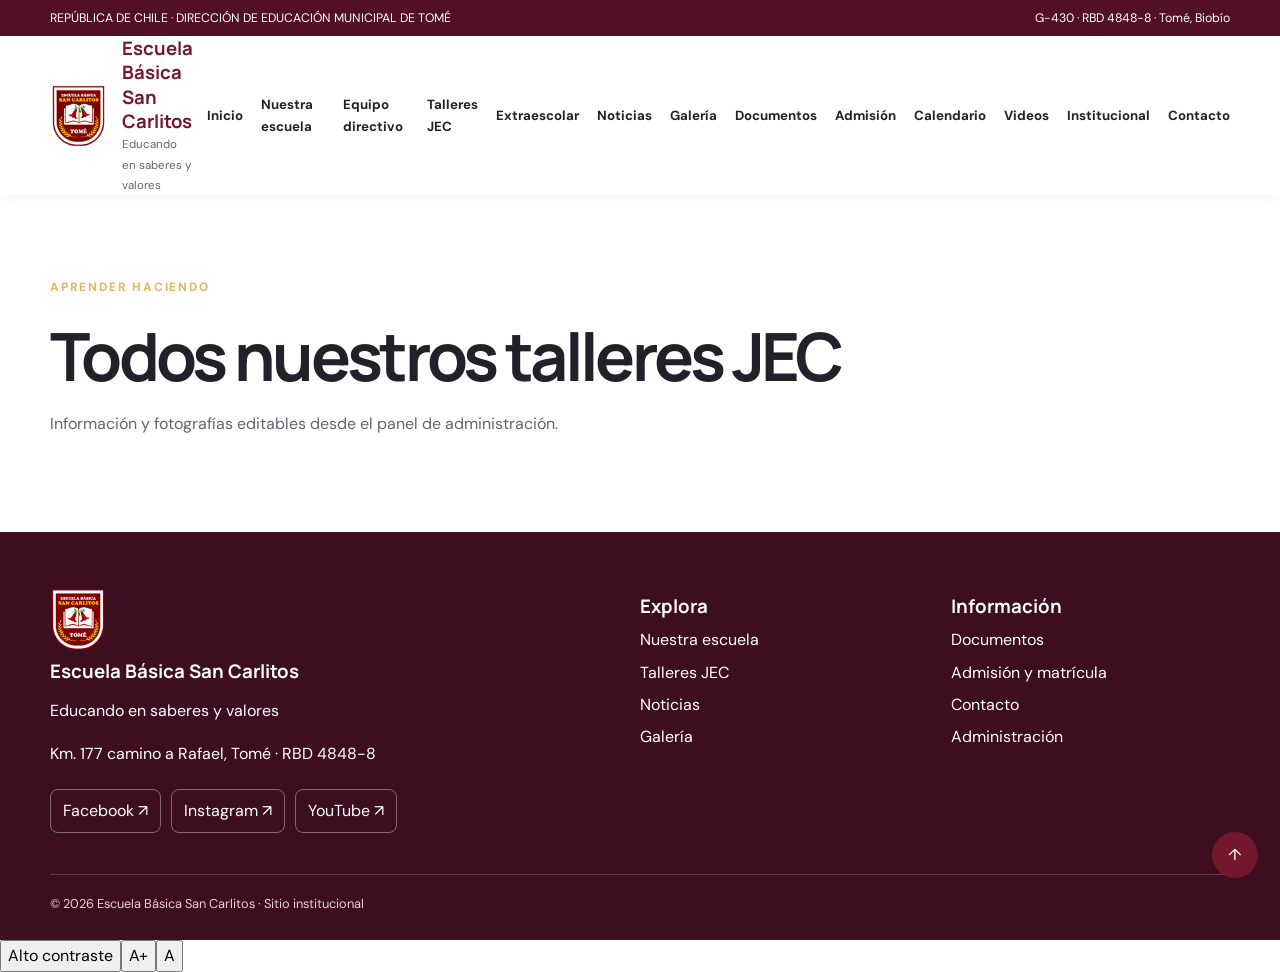
<file: talleres.html>
<!doctype html><html lang="es"><head><meta charset="utf-8"><meta name="viewport" content="width=device-width,initial-scale=1"><meta name="description" content="Escuela Básica San Carlitos de Tomé: proyecto educativo, talleres JEC, noticias, actividades y admisión."><meta name="theme-color" content="#74172d"><title>Escuela Básica San Carlitos | Tomé</title><link rel="icon" href="assets/img/escudo.png"><link rel="stylesheet" href="assets/css/styles.css"></head><body><a class="skip" href="#main">Saltar al contenido</a><div class="top"><div class="container">REPÚBLICA DE CHILE · DIRECCIÓN DE EDUCACIÓN MUNICIPAL DE TOMÉ <span>G-430 · RBD 4848-8 · Tomé, Biobío</span></div></div><header class="header"><div class="container head"><a href="index.html" aria-label="Inicio"><img class="crest" src="assets/img/escudo.png" alt="Escudo de la escuela"></a><a class="brand" href="index.html"><strong data-school>Escuela Básica San Carlitos</strong><small data-motto>Educando en saberes y valores</small></a><button class="menu" id="menu" aria-expanded="false" aria-controls="nav">☰ Menú</button><nav id="nav" class="nav" aria-label="Menú principal"><a href="index.html">Inicio</a><a href="index.html#escuela">Nuestra escuela</a><a href="index.html#equipo">Equipo directivo</a><a href="talleres.html">Talleres JEC</a><a href="actividades.html">Extraescolar</a><a href="noticias.html">Noticias</a><a href="galeria.html">Galería</a><a href="documentos.html">Documentos</a><a href="index.html#admision">Admisión</a><a href="index.html#calendario">Calendario</a><a href="index.html#seccion-videos">Videos</a><a href="index.html#identidad">Institucional</a><a href="index.html#contacto">Contacto</a></nav></div></header><div id="notice" class="notice hide"><div class="container"><strong id="notice-title"></strong> <span id="notice-text"></span> <a id="notice-link" class="hide" href="#">Más información →</a></div></div><main id="main"><section class="section"><div class="container"><span class="eyebrow">APRENDER HACIENDO</span><h1 class="listing-title">Todos nuestros talleres JEC</h1><p class="muted">Información y fotografías editables desde el panel de administración.</p><div id="workshops-all" class="cards"></div><div id="detail" class="detail-panel hide"></div></div></section></main><footer class="footer"><div class="container"><div class="footer-grid"><div><img src="assets/img/escudo.png" alt=""><h3 data-school>Escuela Básica San Carlitos</h3><p data-motto>Educando en saberes y valores</p><p>Km. 177 camino a Rafael, Tomé · RBD 4848-8</p><div class="social" id="social"></div></div><div><h3>Explora</h3><a href="index.html#escuela">Nuestra escuela</a><a href="index.html#talleres">Talleres JEC</a><a href="noticias.html">Noticias</a><a href="galeria.html">Galería</a></div><div><h3>Información</h3><a href="documentos.html">Documentos</a><a href="index.html#admision">Admisión y matrícula</a><a href="index.html#contacto">Contacto</a><a href="admin/">Administración</a></div></div><div class="copyright">© <span id="year"></span> Escuela Básica San Carlitos · Sitio institucional</div></div></footer><div class="accessibility" aria-label="Opciones de accesibilidad"><button id="contrast" type="button" aria-pressed="false">Alto contraste</button><button id="font-plus" type="button" aria-label="Aumentar letra">A+</button><button id="font-reset" type="button" aria-label="Restablecer tamaño de letra">A</button></div><button id="top" class="float-top" aria-label="Volver arriba">↑</button><script src="assets/js/app.js" defer></script></body></html>
</file>
<file: assets/css/styles.css>
@import url('https://fonts.googleapis.com/css2?family=DM+Sans:wght@400;500;600;700;800&family=Manrope:wght@500;600;700;800&display=swap');:root{--wine:#74172d;--wine2:#951e39;--gold:#e2b768;--cream:#fbf8f3;--ink:#22212a;--muted:#66636d;--line:#e9e1dc;--white:#fff;--shadow:0 16px 50px #381d2512}*{box-sizing:border-box}html{scroll-behavior:smooth}body{margin:0;background:white;color:var(--ink);font-family:'DM Sans',Arial,sans-serif;line-height:1.65}a{color:inherit;text-decoration:none}img{max-width:100%;display:block}button,input,textarea{font:inherit}button{cursor:pointer}.container{width:min(1180px,calc(100% - 40px));margin:auto}.skip{position:absolute;left:-9999px}.skip:focus{left:12px;top:12px;background:white;padding:10px;z-index:99}.top{background:#511025;color:#fff;font-size:.77rem}.top .container{display:flex;justify-content:space-between;gap:16px;padding:8px 0}.top a:hover,.footer a:hover{text-decoration:underline}.header{background:white;position:sticky;top:0;z-index:30;box-shadow:0 2px 15px #0000000c}.head{display:flex;align-items:center;gap:14px;min-height:86px}.crest{height:64px;width:64px;object-fit:contain}.brand{flex:1;line-height:1.3}.brand strong{display:block;font-family:Manrope,sans-serif;font-size:1.16rem;color:var(--wine)}.brand small{font-size:.72rem;color:var(--muted)}.nav{display:flex;align-items:center;gap:18px}.nav a{font-size:.83rem;font-weight:700}.nav a:hover{color:var(--wine)}.menu{display:none;border:0;background:var(--wine);color:white;padding:10px 14px;border-radius:9px}.btn{display:inline-flex;align-items:center;justify-content:center;gap:8px;border-radius:9px;padding:12px 20px;background:var(--wine);color:#fff;font-weight:800;border:1px solid var(--wine);transition:transform .2s,background .2s}.btn:hover{transform:translateY(-2px);background:#501024}.btn.light{background:white;color:var(--wine);border-color:#eee}.hero{position:relative;min-height:550px;display:flex;align-items:center;background:linear-gradient(90deg,#220c1bc9,#240e1b30),url('../img/escuela.jpg') center/cover}.hero .container{position:relative;z-index:1}.hero-content{max-width:680px;color:white;padding:70px 0}.eyebrow{text-transform:uppercase;letter-spacing:.15em;font-size:.75rem;font-weight:800;color:var(--gold)}h1,h2,h3{font-family:Manrope,Arial,sans-serif;line-height:1.2}h1{font-size:clamp(2.4rem,5.2vw,4.6rem);letter-spacing:-.055em;margin:16px 0}h2{font-size:clamp(1.9rem,3vw,2.75rem);letter-spacing:-.04em;margin:10px 0 14px}h3{margin:8px 0 10px}.hero p{font-size:1.08rem;max-width:570px}.actions{display:flex;gap:12px;flex-wrap:wrap;margin-top:28px}.notice{background:#fff2d8;color:#532c13;padding:16px 0}.notice a{text-decoration:underline;font-weight:800}.section{padding:78px 0}.alt{background:var(--cream)}.section-head{display:flex;align-items:end;justify-content:space-between;gap:20px;margin-bottom:28px}.section-head p{color:var(--muted);max-width:540px}.section-head .eyebrow{color:var(--wine2)}.cards{display:grid;grid-template-columns:repeat(3,minmax(0,1fr));gap:22px}.cards.four{grid-template-columns:repeat(4,minmax(0,1fr))}.card{border:1px solid var(--line);background:white;border-radius:17px;overflow:hidden;box-shadow:var(--shadow);transition:transform .25s,box-shadow .25s}.card:hover{transform:translateY(-4px);box-shadow:0 22px 55px #381d2520}.card img{height:205px;width:100%;object-fit:cover}.card .inside{padding:23px}.card h3{font-size:1.13rem}.card p,.muted{color:var(--muted)}.meta{font-size:.76rem;font-weight:800;color:var(--wine2);text-transform:uppercase;letter-spacing:.04em}.tag{display:inline-block;background:#f7e9ed;color:var(--wine);padding:5px 10px;border-radius:20px;font-size:.72rem;font-weight:800}.empty{padding:34px;background:#fff;border:1px dashed #d9c9cf;border-radius:15px;color:#655963}.feature{display:grid;grid-template-columns:1fr 1fr;gap:45px;align-items:center}.feature img{border-radius:20px;box-shadow:var(--shadow);height:370px;width:100%;object-fit:cover}.quick{display:grid;grid-template-columns:repeat(4,1fr);gap:12px;margin-top:-35px;position:relative;z-index:2}.quick a{background:#fff;box-shadow:var(--shadow);padding:20px;border-radius:13px;font-weight:800;color:var(--wine);border:1px solid var(--line)}.quick a span{display:block;color:var(--muted);font-size:.78rem;font-weight:400}.detail{display:none}.detail.open{display:block}.pillbar{display:flex;gap:10px;flex-wrap:wrap;margin:16px 0 26px}.pill{border:1px solid #dccdd2;background:white;border-radius:25px;padding:8px 15px}.pill.active{background:var(--wine);color:white}.search{padding:12px 16px;border:1px solid #d5cbd0;border-radius:9px;width:min(100%,420px)}.photo-grid{display:grid;grid-template-columns:repeat(3,1fr);gap:12px}.photo-grid img{width:100%;height:240px;object-fit:cover;border-radius:12px;cursor:pointer}.docs{display:grid;grid-template-columns:repeat(2,1fr);gap:14px}.doc{padding:20px;border:1px solid var(--line);border-radius:12px;background:white;display:flex;gap:15px;align-items:center}.doc span{display:block;color:var(--muted);font-size:.82rem}.footer{background:#3c0e20;color:white;padding:55px 0 25px}.footer-grid{display:grid;grid-template-columns:2fr 1fr 1fr;gap:32px}.footer a{display:block;margin:6px 0}.footer img{height:65px}.social{display:flex;gap:10px;flex-wrap:wrap}.social a{border:1px solid #ffffff60;padding:8px 12px;border-radius:8px}.copyright{border-top:1px solid #ffffff30;margin-top:35px;padding-top:18px;font-size:.8rem;color:#e9cfd7}.contact{display:grid;grid-template-columns:1fr 1fr;gap:28px}.contact input,.contact textarea{width:100%;padding:12px;border:1px solid #ddd;border-radius:8px;margin-bottom:10px}.contact textarea{min-height:110px}.detail-panel{padding:26px;border:1px solid var(--line);border-radius:16px;margin:25px 0;background:white}.detail-panel img.cover{width:100%;max-height:400px;object-fit:cover;border-radius:12px}.article-body{white-space:pre-wrap}.hide{display:none!important}.reveal{animation:rise .5s both}@keyframes rise{from{opacity:.3;transform:translateY(14px)}to{opacity:1;transform:translateY(0)}}.high-contrast{--wine:#000;--wine2:#000;--cream:#fff;--muted:#222;--line:#000}.high-contrast .hero{background-color:#000}.video{aspect-ratio:16/9;width:100%;border:0;border-radius:12px}.float-top{position:fixed;bottom:22px;right:22px;background:var(--wine);color:white;border:0;border-radius:50%;height:46px;width:46px;z-index:50}.cal iframe{width:100%;height:500px;border:0;border-radius:14px}@media(max-width:1050px){.menu{display:block}.nav{display:none;position:absolute;top:85px;left:0;right:0;background:white;padding:20px;box-shadow:var(--shadow);flex-direction:column;align-items:start}.nav.open{display:flex}.cards.four{grid-template-columns:repeat(2,1fr)}}@media(max-width:700px){.container{width:min(100% - 28px,1180px)}.top .container{display:block}.top span{display:none}.head{min-height:76px}.crest{width:48px;height:48px}.brand strong{font-size:.98rem}.nav{top:76px}.hero{min-height:500px}.hero-content{padding:45px 0}.section{padding:55px 0}.section-head{display:block}.cards,.cards.four,.feature,.docs,.contact,.footer-grid{grid-template-columns:1fr}.quick{grid-template-columns:repeat(2,1fr)}.photo-grid{grid-template-columns:repeat(2,1fr)}.photo-grid img{height:145px}.feature img{height:260px}}@media(prefers-reduced-motion:reduce){*,*:before,*:after{animation:none!important;scroll-behavior:auto!important;transition:none!important}}
</file>
